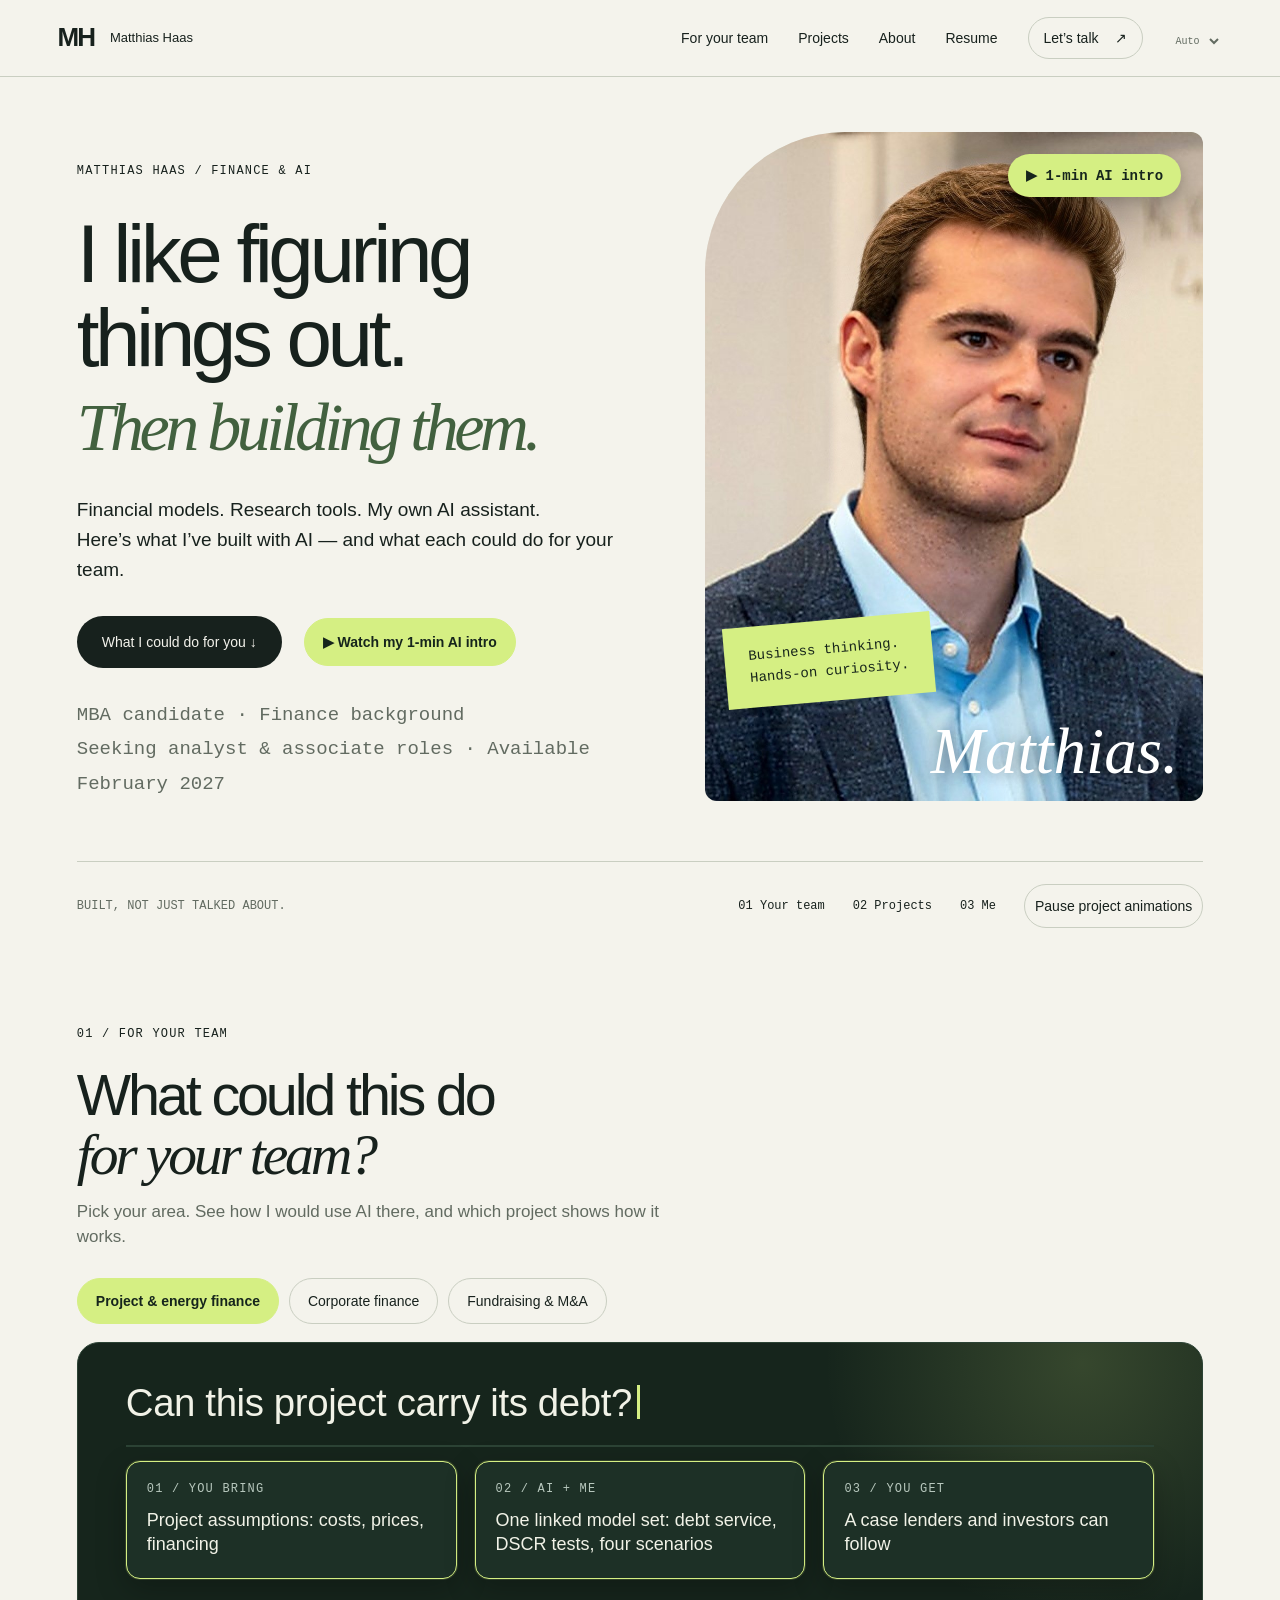
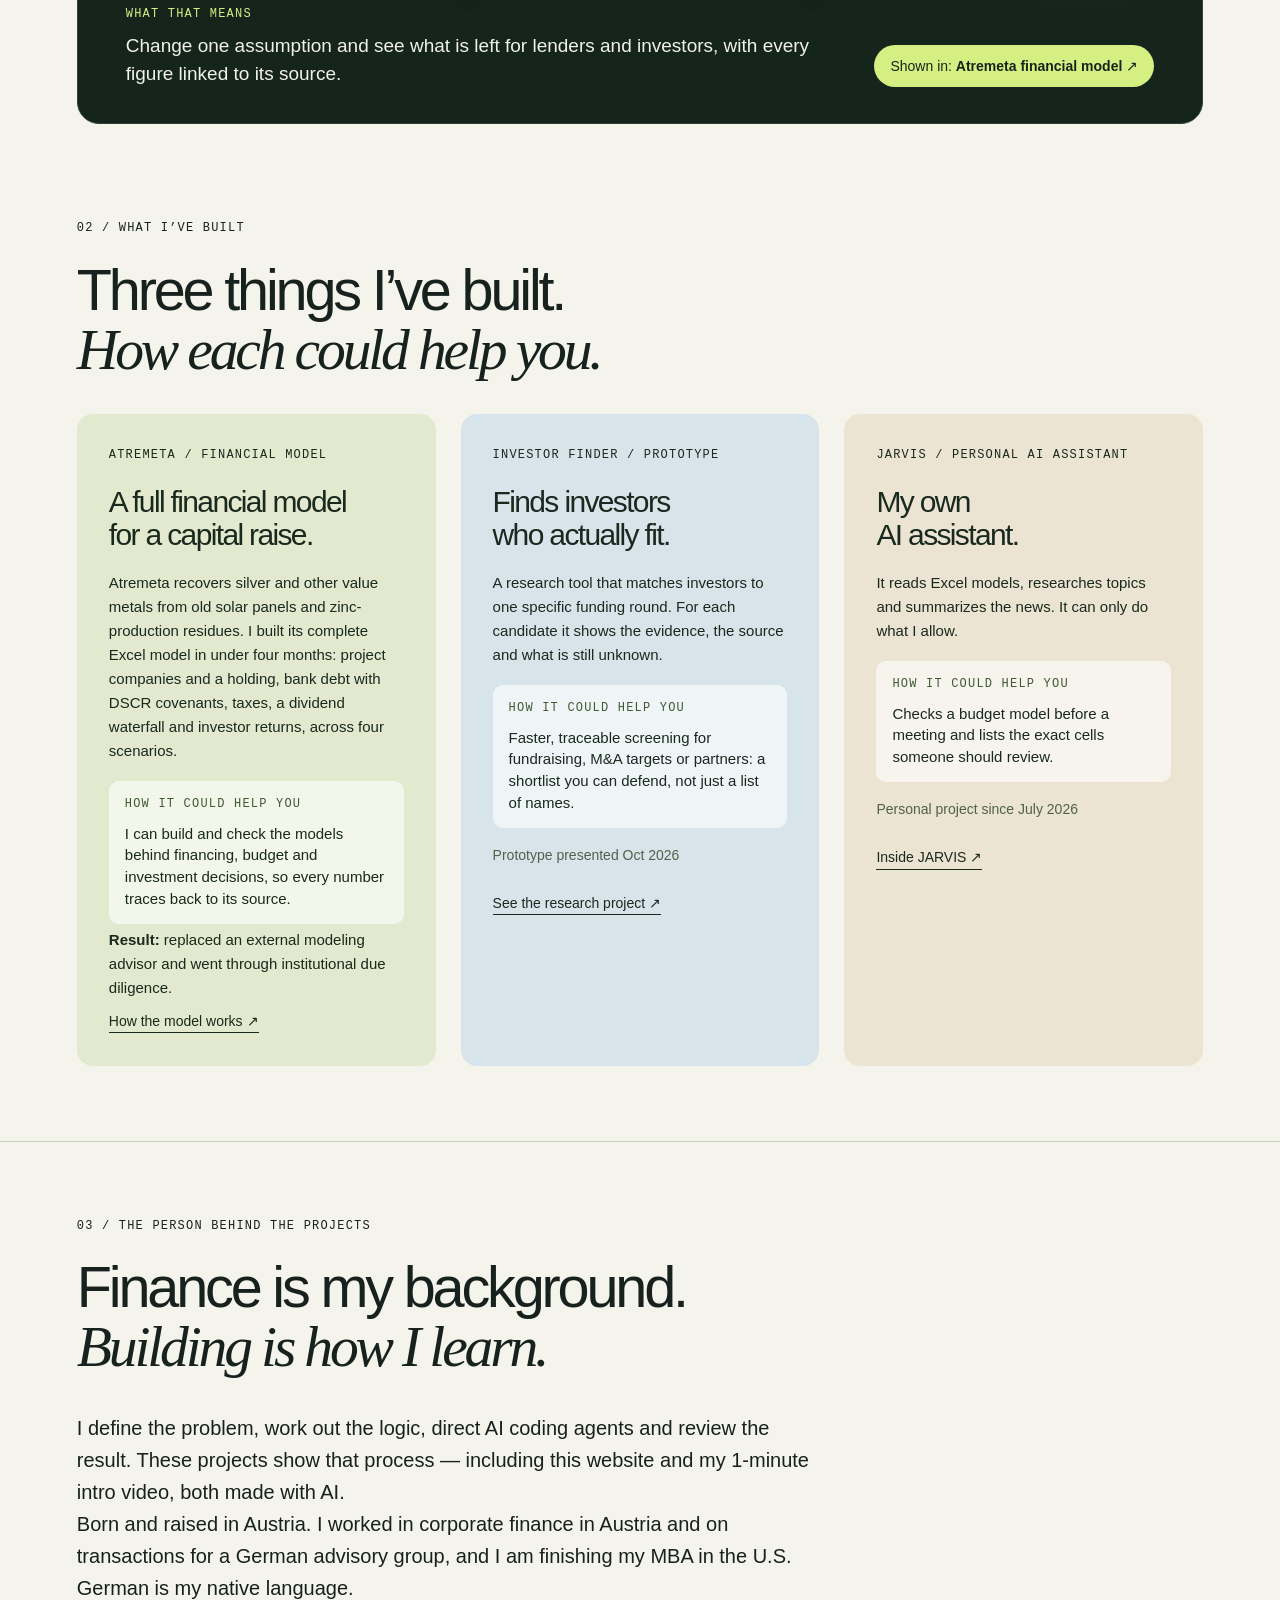
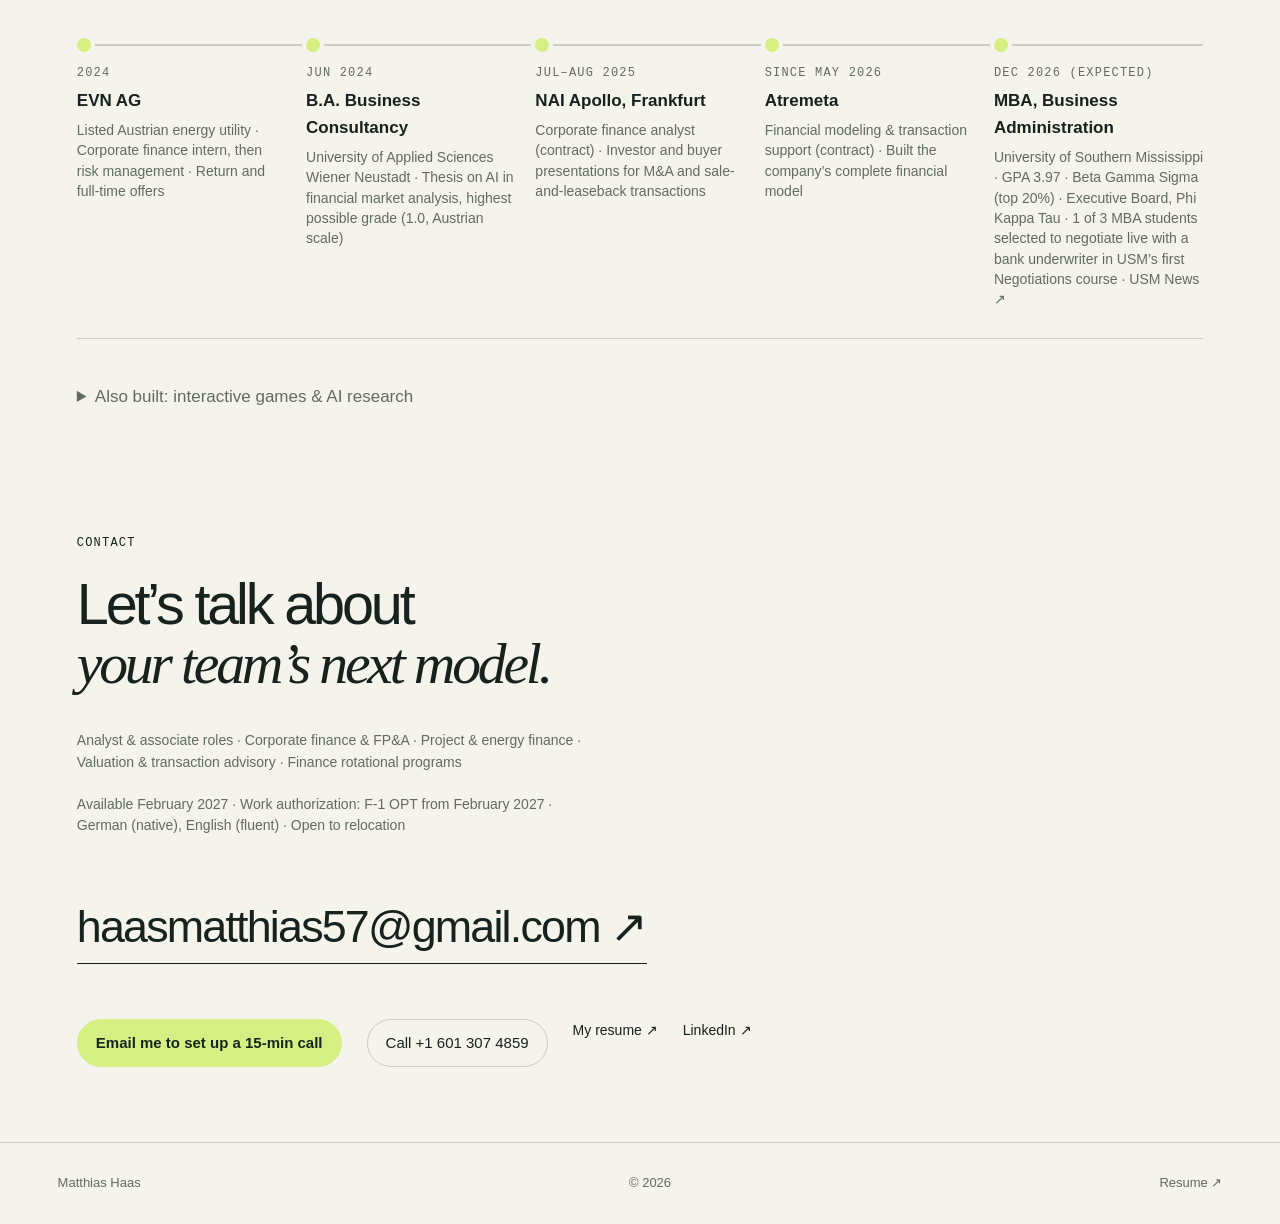
<file: index.html>
<!doctype html><html lang="en"><head><meta charset="utf-8"><meta name="viewport" content="width=device-width,initial-scale=1"><meta name="description" content="MBA candidate in project &amp; energy finance. A financial model, an investor research tool and an AI assistant, and what each could do for your team."><title>Matthias Haas · Finance & AI portfolio</title><link rel="stylesheet" href="assets/editorial.css"><script src="assets/editorial.js" defer></script><link rel="stylesheet" href="assets/project-motion.css"><script src="assets/project-motion.js" defer></script><link rel="stylesheet" href="assets/ai-home.css"><script src="assets/ai-home.js" defer></script><link rel="canonical" href="https://haasmatthias.github.io/"><meta property="og:type" content="website"><meta property="og:site_name" content="Matthias Haas"><meta property="og:title" content="Matthias Haas · Finance &amp; AI portfolio"><meta property="og:description" content="MBA candidate in project &amp; energy finance. A financial model, an investor research tool and an AI assistant, and what each could do for your team."><meta property="og:url" content="https://haasmatthias.github.io/"><meta property="og:image" content="https://haasmatthias.github.io/assets/og-image.jpg"><meta property="og:image:width" content="1200"><meta property="og:image:height" content="630"><meta property="og:image:alt" content="Matthias Haas, finance and AI portfolio"><meta name="twitter:card" content="summary_large_image"><meta name="twitter:title" content="Matthias Haas · Finance &amp; AI portfolio"><meta name="twitter:description" content="MBA candidate in project &amp; energy finance. A financial model, an investor research tool and an AI assistant, and what each could do for your team."><meta name="twitter:image" content="https://haasmatthias.github.io/assets/og-image.jpg"><link rel="icon" href="assets/favicon.svg" type="image/svg+xml"><link rel="icon" href="assets/favicon-32.png" sizes="32x32" type="image/png"><link rel="apple-touch-icon" href="assets/apple-touch-icon.png"><meta name="theme-color" content="#14211b"></head><body class="ai-home"><a class="skip" href="#main">Skip to content</a><header class="mast"><a class="brand" href="index.html" aria-label="Matthias Haas home">MH<span>Matthias Haas</span></a><nav aria-label="Main navigation"><a href="#team">For your team</a><a href="#work">Projects</a><a href="#about">About</a><a href="resume.html">Resume</a><a class="nav-contact" href="#contact">Let’s talk <span>↗</span></a></nav><label class="theme-label"><span class="sr">Color theme</span><select aria-label="Color theme"><option value="system">Auto</option><option value="light">Light</option><option value="dark">Dark</option></select></label></header><main id="main"><section class="personal-hero"><div class="personal-copy"><p class="eyebrow">MATTHIAS HAAS / FINANCE &amp; AI</p><h1>I like figuring<br>things out.<br><em>Then building them.</em></h1><p>Financial models. Research tools. My own AI assistant.<br>Here’s what I’ve built with AI — and what each could do for your team.</p><div class="personal-actions"><a class="pill" href="#team">What I could do for you ↓</a><button class="intro-open" type="button">▶ Watch my 1-min AI intro</button></div><p class="personal-role">MBA candidate · Finance background<br>Seeking analyst &amp; associate roles · Available February 2027</p></div><div class="personal-photo"><img src="assets/matthias-haas.jpg" alt="Matthias Haas" width="640" height="640" fetchpriority="high"><span class="personal-sticker">Business thinking.<br>Hands-on curiosity.</span><span class="personal-signature">Matthias.</span><button class="intro-open intro-badge" type="button">▶ 1-min AI intro</button></div></section>
<dialog class="intro-dialog" aria-label="1-minute intro video"><video src="assets/matthias-haas-intro.mp4" poster="assets/matthias-haas-intro-poster.jpg" controls playsinline preload="none"></video><p>AI avatar of Matthias Haas, in his own voice · JARVIS voice: Microsoft neural text-to-speech · script and review by Matthias</p><button class="intro-close" type="button" aria-label="Close video">×</button></dialog>
<div class="compact-index"><span>BUILT, NOT JUST TALKED ABOUT.</span><a href="#team">01 Your team</a><a href="#work">02 Projects</a><a href="#about">03 Me</a><button class="motion-toggle" aria-pressed="true">Pause animations</button></div>
<section class="team-motion" id="team" aria-labelledby="team-title"><div class="compact-heading tm-head"><p class="eyebrow">01 / FOR YOUR TEAM</p><h2 id="team-title">What could this do<br><em>for your team?</em></h2><p class="tm-sub">Pick your area. See how I would use AI there, and which project shows how it works.</p></div><div class="tm-tabs" role="tablist" aria-label="Choose your area"><button role="tab" aria-selected="true" aria-controls="tm-panel" data-tm="0">Project &amp; energy finance</button><button role="tab" aria-selected="false" aria-controls="tm-panel" data-tm="1" tabindex="-1">Corporate finance</button><button role="tab" aria-selected="false" aria-controls="tm-panel" data-tm="2" tabindex="-1">Fundraising &amp; M&amp;A</button></div><div class="tm-stage" id="tm-panel" role="tabpanel"><p class="tm-ask"><span class="tm-asktext">Can this project carry its debt?</span><span class="tm-caret" aria-hidden="true"></span></p><div class="tm-flow"><div class="tm-line" aria-hidden="true"><i class="tm-dot"></i></div><div class="tm-step on"><small>01 / YOU BRING</small><strong>Project assumptions: costs, prices, financing</strong></div><div class="tm-step on"><small>02 / AI + ME</small><strong>One linked model set: debt service, DSCR tests, four scenarios</strong></div><div class="tm-step on"><small>03 / YOU GET</small><strong>A case lenders and investors can follow</strong></div></div><div class="tm-result on"><p class="eyebrow">WHAT THAT MEANS</p><p class="tm-out">Change one assumption and see what is left for lenders and investors, with every figure linked to its source.</p><a class="tm-proof" href="atremeta.html">Shown in: <b>Atremeta financial model</b> ↗</a></div><div class="tm-progress" aria-hidden="true"><i></i></div></div></section>
<section class="compact-work" id="work"><div class="compact-heading"><p class="eyebrow">02 / WHAT I’VE BUILT</p><h2>Three things I’ve built.<br><em>How each could help you.</em></h2></div><div class="compact-projects"><article class="compact-card"><p class="eyebrow">ATREMETA / FINANCIAL MODEL</p><h3>A full financial model<br>for a capital raise.</h3><p>Atremeta recovers silver and other value metals from old solar panels and zinc-production residues. I built its complete Excel model in under four months: project companies and a holding, bank debt with DSCR covenants, taxes, a dividend waterfall and investor returns, across four scenarios.</p><div class="card-help"><p class="eyebrow">HOW IT COULD HELP YOU</p><p>I can build and check the models behind financing, budget and investment decisions, so every number traces back to its source.</p></div><p><strong>Result:</strong> replaced an external modeling advisor and went through institutional due diligence.</p><a href="atremeta.html">How the model works ↗</a></article><article class="compact-card research-card"><p class="eyebrow">INVESTOR FINDER / PROTOTYPE</p><h3>Finds investors<br>who actually fit.</h3><p>A research tool that matches investors to one specific funding round. For each candidate it shows the evidence, the source and what is still unknown.</p><div class="card-help"><p class="eyebrow">HOW IT COULD HELP YOU</p><p>Faster, traceable screening for fundraising, M&amp;A targets or partners: a shortlist you can defend, not just a list of names.</p></div><small>Prototype presented Oct 2026</small><a href="investor-screening.html">See the research project ↗</a></article><article class="compact-card jarvis-card"><p class="eyebrow">JARVIS / PERSONAL AI ASSISTANT</p><h3>My own<br>AI assistant.</h3><p>It reads Excel models, researches topics and summarizes the news. It can only do what I allow.</p><div class="card-help"><p class="eyebrow">HOW IT COULD HELP YOU</p><p>Checks a budget model before a meeting and lists the exact cells someone should review.</p></div><small>Personal project since July 2026</small><a href="jarvis.html">Inside JARVIS ↗</a></article></div></section>
<section class="compact-about" id="about"><p class="eyebrow">03 / THE PERSON BEHIND THE PROJECTS</p><h2>Finance is my background.<br><em>Building is how I learn.</em></h2><p>I define the problem, work out the logic, direct AI coding agents and review the result. These projects show that process — including this website and my 1-minute intro video, both made with AI.</p><p>Born and raised in Austria. I worked in corporate finance in Austria and on transactions for a German advisory group, and I am finishing my MBA in the U.S. German is my native language.</p><ol class="timeline" aria-label="Career so far"><li><span>2024</span><strong>EVN AG</strong><small>Listed Austrian energy utility · Corporate finance intern, then risk management · Return and full-time offers</small></li><li><span>Jun 2024</span><strong>B.A. Business Consultancy</strong><small>University of Applied Sciences Wiener Neustadt · Thesis on AI in financial market analysis, highest possible grade (1.0, Austrian scale)</small></li><li><span>Jul–Aug 2025</span><strong>NAI Apollo, Frankfurt</strong><small>Corporate finance analyst (contract) · Investor and buyer presentations for M&amp;A and sale-and-leaseback transactions</small></li><li><span>Since May 2026</span><strong>Atremeta</strong><small>Financial modeling &amp; transaction support (contract) · Built the company’s complete financial model</small></li><li><span>Dec 2026 (expected)</span><strong>MBA, Business Administration</strong><small>University of Southern Mississippi · GPA 3.97 · Beta Gamma Sigma (top 20%) · Executive Board, Phi Kappa Tau · 1 of 3 MBA students selected to negotiate live with a bank underwriter in USM’s first Negotiations course · <a href="https://www.usm.edu/news/2026/releases/mba-students-negotiation-intersession-course.php" target="_blank" rel="noopener">USM News ↗</a></small></li></ol><details><summary>Also built: interactive games &amp; AI research</summary><p>COUNTEROFFER explores negotiation; COMPOUND explores long-term investing. My bachelor thesis investigated AI algorithms in financial market analysis, with a practical dividend model.</p></details></section>
<section class="compact-contact" id="contact"><p class="eyebrow">CONTACT</p><h2>Let’s talk about<br><em>your team’s next model.</em></h2><p>Analyst &amp; associate roles · Corporate finance &amp; FP&amp;A · Project &amp; energy finance · Valuation &amp; transaction advisory · Finance rotational programs</p><p class="contact-facts">Available February 2027 · Work authorization: F-1 OPT from February 2027 · German (native), English (fluent) · Open to relocation</p><a class="email-link" href="mailto:haasmatthias57@gmail.com">haasmatthias57@gmail.com ↗</a><div class="contact-links"><a class="call-link" href="mailto:haasmatthias57@gmail.com?subject=15-minute%20call">Email me to set up a 15-min call</a><a class="phone-link" href="tel:+16013074859">Call +1 601 307 4859</a><a href="resume.html">My resume ↗</a><a href="https://www.linkedin.com/in/matthias-haas-43503b2ba/" target="_blank" rel="noopener">LinkedIn ↗</a></div></section></main><footer><a href="index.html">Matthias Haas</a><p>© 2026</p><a href="resume.html">Resume ↗</a></footer></body></html>
</file>
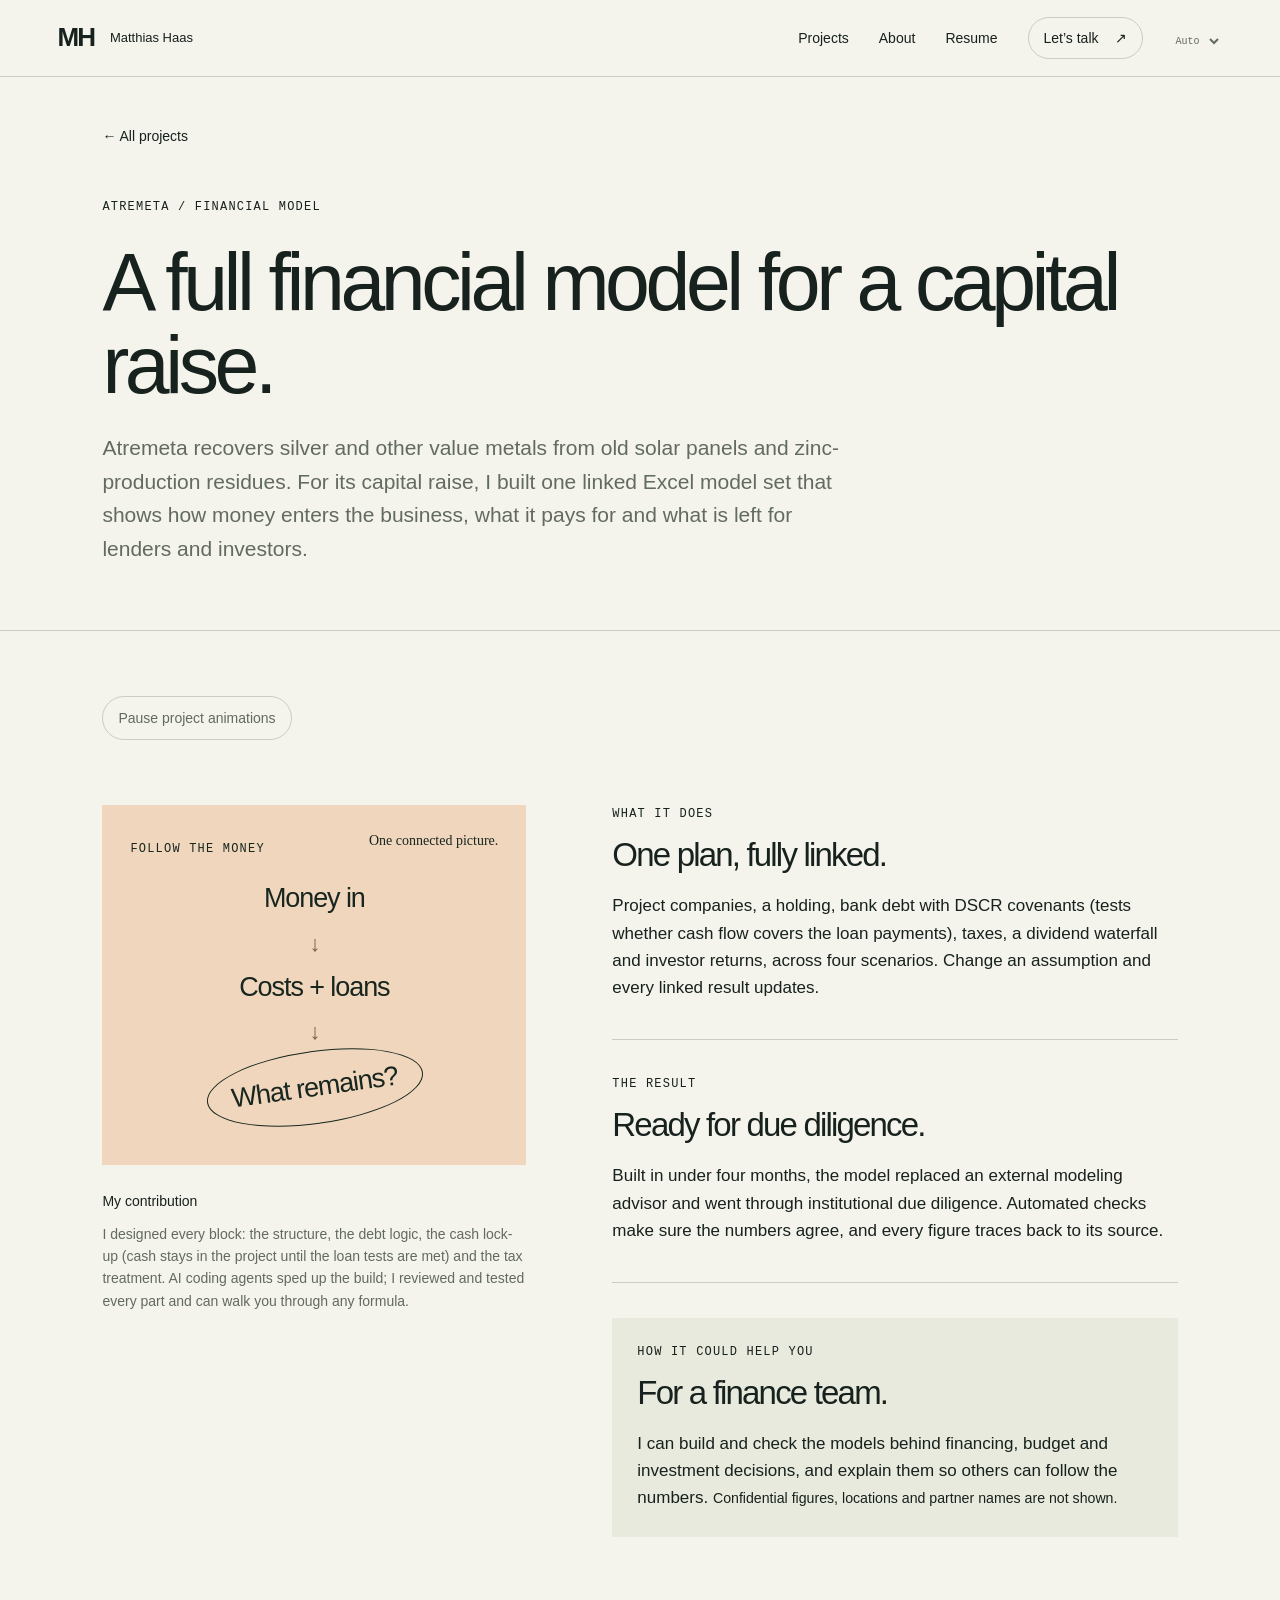
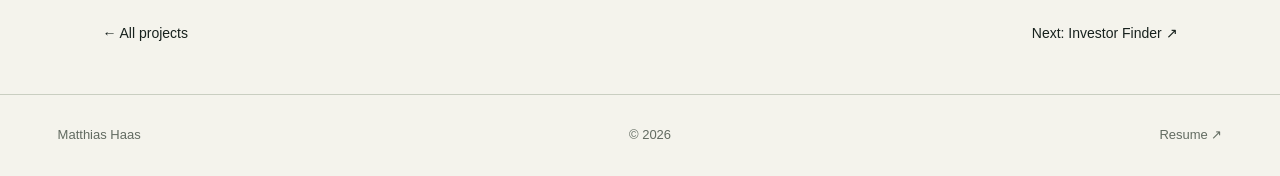
<file: atremeta.html>
<!doctype html><html lang="en"><head><meta charset="utf-8"><meta name="viewport" content="width=device-width,initial-scale=1"><meta name="description" content="Matthias Haas — financial models, thoughtful AI tools, and clear explanations of the work behind them."><title>Atremeta · Matthias Haas</title><link rel="stylesheet" href="assets/editorial.css"><script src="assets/editorial.js" defer></script><link rel="stylesheet" href="assets/project-motion.css"><script src="assets/project-motion.js" defer></script><link rel="canonical" href="https://haasmatthias.github.io/atremeta.html"><meta property="og:type" content="website"><meta property="og:site_name" content="Matthias Haas"><meta property="og:title" content="A full financial model for a capital raise · Matthias Haas"><meta property="og:description" content="One linked Excel model set: project companies, a holding, bank debt with DSCR covenants, taxes, a dividend waterfall and investor returns."><meta property="og:url" content="https://haasmatthias.github.io/atremeta.html"><meta property="og:image" content="https://haasmatthias.github.io/assets/og-image.jpg"><meta property="og:image:width" content="1200"><meta property="og:image:height" content="630"><meta property="og:image:alt" content="Matthias Haas, finance and AI portfolio"><meta name="twitter:card" content="summary_large_image"><meta name="twitter:title" content="A full financial model for a capital raise · Matthias Haas"><meta name="twitter:description" content="One linked Excel model set: project companies, a holding, bank debt with DSCR covenants, taxes, a dividend waterfall and investor returns."><meta name="twitter:image" content="https://haasmatthias.github.io/assets/og-image.jpg"><link rel="icon" href="assets/favicon.svg" type="image/svg+xml"><link rel="icon" href="assets/favicon-32.png" sizes="32x32" type="image/png"><link rel="apple-touch-icon" href="assets/apple-touch-icon.png"><meta name="theme-color" content="#14211b"></head><body><a class="skip" href="#main">Skip to content</a><header class="mast"><a class="brand" href="index.html" aria-label="Matthias Haas home">MH<span>Matthias Haas</span></a><nav aria-label="Main navigation"><a href="index.html#work">Projects</a><a href="index.html#about">About</a><a href="resume.html">Resume</a><a class="nav-contact" href="index.html#contact">Let’s talk <span>↗</span></a></nav><label class="theme-label"><span class="sr">Color theme</span><select aria-label="Color theme"><option value="system">Auto</option><option value="light">Light</option><option value="dark">Dark</option></select></label></header><main id="main"><section class="case-top peach"><a class="back" href="index.html#work">← All projects</a><p class="eyebrow">ATREMETA / FINANCIAL MODEL</p><h1>A full financial model for a capital raise.</h1><p class="case-intro">Atremeta recovers silver and other value metals from old solar panels and zinc-production residues. For its capital raise, I built one linked Excel model set that shows how money enters the business, what it pays for and what is left for lenders and investors.</p></section><div class="case-story"><button class="motion-toggle" aria-pressed="true" style="grid-column:1/-1">Pause project animations</button><aside><div class="visual model" aria-hidden="true"><span class="visual-label">FOLLOW THE MONEY</span><div class="money-flow"><span>Money in</span><b>↓</b><span>Costs + loans</span><b>↓</b><span class="outlined">What remains?</span></div><span class="visual-note">One connected picture.</span></div><p class="role"><strong>My contribution</strong>I designed every block: the structure, the debt logic, the cash lock-up (cash stays in the project until the loan tests are met) and the tax treatment. AI coding agents sped up the build; I reviewed and tested every part and can walk you through any formula.</p></aside><div class="story-text"><section><p class="eyebrow">WHAT IT DOES</p><h2>One plan, fully linked.</h2><p>Project companies, a holding, bank debt with DSCR covenants (tests whether cash flow covers the loan payments), taxes, a dividend waterfall and investor returns, across four scenarios. Change an assumption and every linked result updates.</p></section><section><p class="eyebrow">THE RESULT</p><h2>Ready for due diligence.</h2><p>Built in under four months, the model replaced an external modeling advisor and went through institutional due diligence. Automated checks make sure the numbers agree, and every figure traces back to its source.</p></section><section class="result"><p class="eyebrow">HOW IT COULD HELP YOU</p><h2>For a finance team.</h2><p>I can build and check the models behind financing, budget and investment decisions, and explain them so others can follow the numbers. <small>Confidential figures, locations and partner names are not shown.</small></p></section></div></div><nav class="next-project" aria-label="Project navigation"><a href="index.html#work">← All projects</a><a href="investor-screening.html">Next: Investor Finder ↗</a></nav></main><footer><a href="index.html">Matthias Haas</a><p>© 2026</p><a href="resume.html">Resume ↗</a></footer></body></html>
</file>
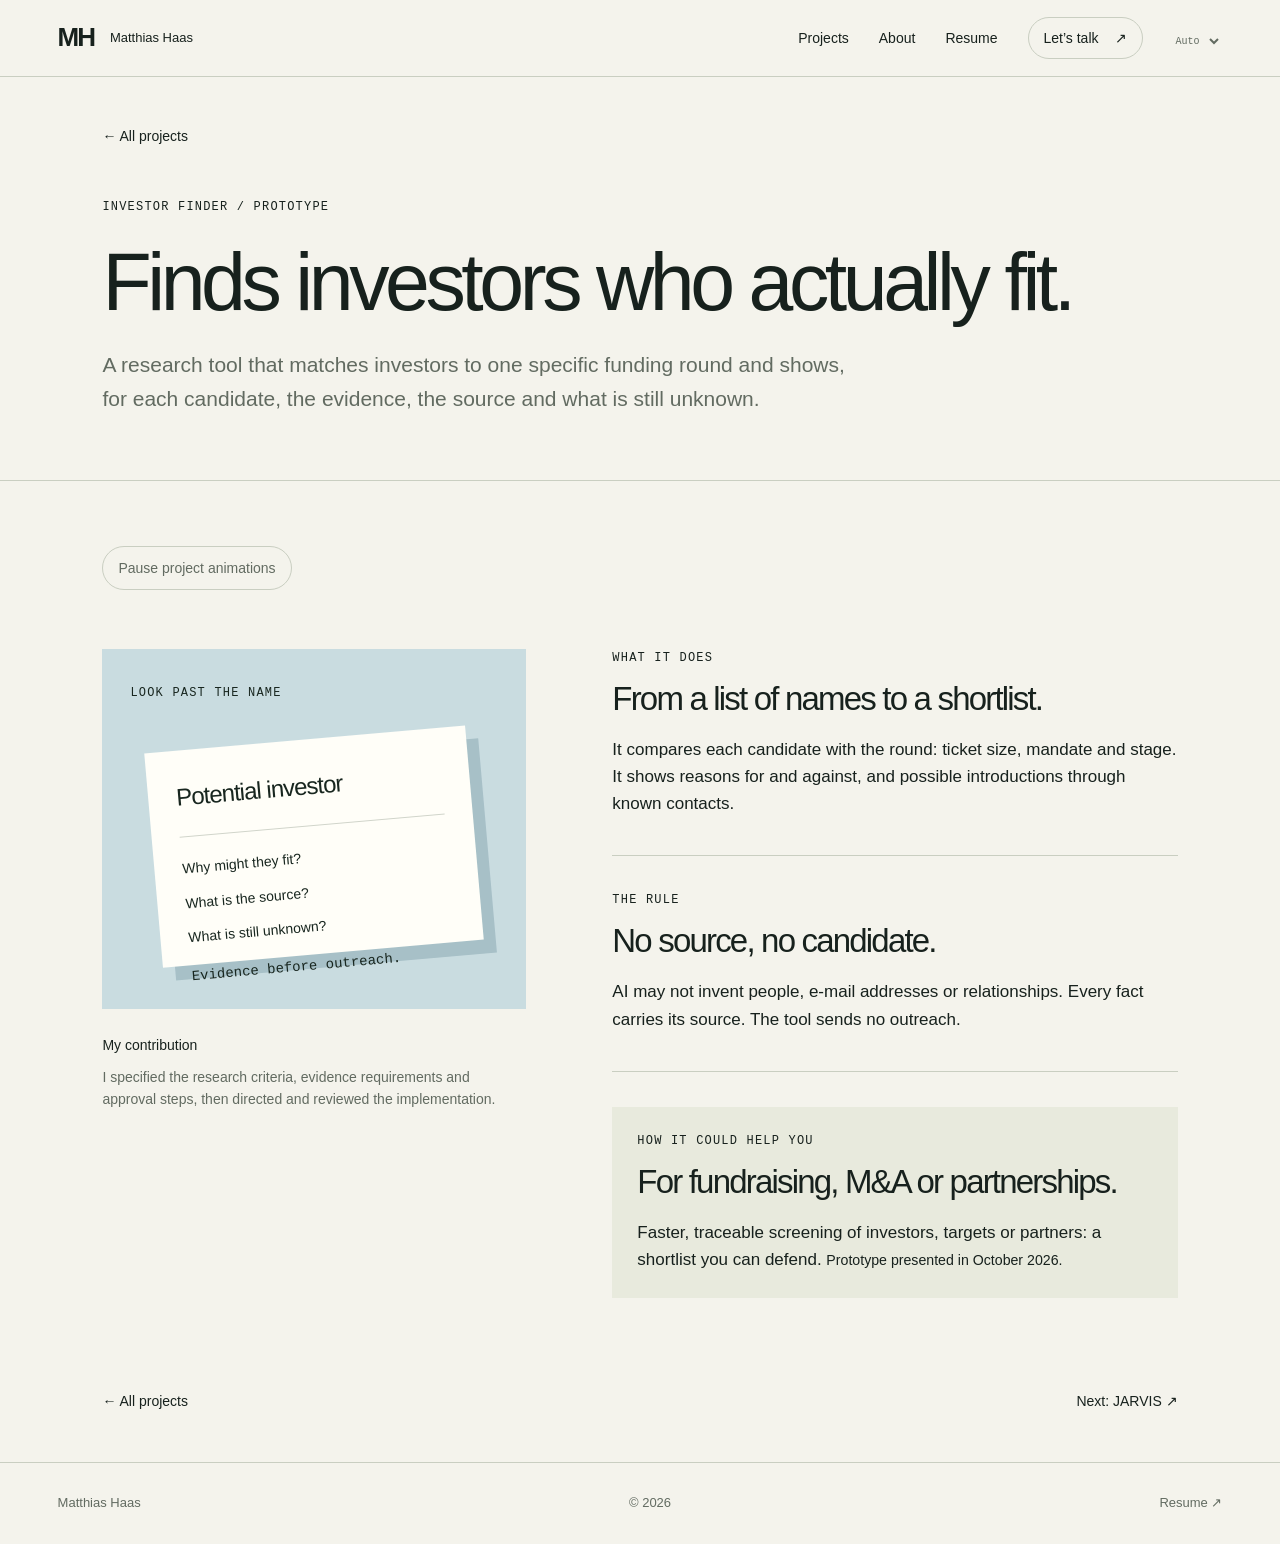
<file: investor-screening.html>
<!doctype html><html lang="en"><head><meta charset="utf-8"><meta name="viewport" content="width=device-width,initial-scale=1"><meta name="description" content="Matthias Haas — financial models, thoughtful AI tools, and clear explanations of the work behind them."><title>Investor Finder · Matthias Haas</title><link rel="stylesheet" href="assets/editorial.css"><script src="assets/editorial.js" defer></script><link rel="stylesheet" href="assets/project-motion.css"><script src="assets/project-motion.js" defer></script><link rel="canonical" href="https://haasmatthias.github.io/investor-screening.html"><meta property="og:type" content="website"><meta property="og:site_name" content="Matthias Haas"><meta property="og:title" content="Investor Finder · Matthias Haas"><meta property="og:description" content="A research tool that matches investors to one funding round and shows the evidence, the source and what is still unknown."><meta property="og:url" content="https://haasmatthias.github.io/investor-screening.html"><meta property="og:image" content="https://haasmatthias.github.io/assets/og-image.jpg"><meta property="og:image:width" content="1200"><meta property="og:image:height" content="630"><meta property="og:image:alt" content="Matthias Haas, finance and AI portfolio"><meta name="twitter:card" content="summary_large_image"><meta name="twitter:title" content="Investor Finder · Matthias Haas"><meta name="twitter:description" content="A research tool that matches investors to one funding round and shows the evidence, the source and what is still unknown."><meta name="twitter:image" content="https://haasmatthias.github.io/assets/og-image.jpg"><link rel="icon" href="assets/favicon.svg" type="image/svg+xml"><link rel="icon" href="assets/favicon-32.png" sizes="32x32" type="image/png"><link rel="apple-touch-icon" href="assets/apple-touch-icon.png"><meta name="theme-color" content="#14211b"></head><body><a class="skip" href="#main">Skip to content</a><header class="mast"><a class="brand" href="index.html" aria-label="Matthias Haas home">MH<span>Matthias Haas</span></a><nav aria-label="Main navigation"><a href="index.html#work">Projects</a><a href="index.html#about">About</a><a href="resume.html">Resume</a><a class="nav-contact" href="index.html#contact">Let’s talk <span>↗</span></a></nav><label class="theme-label"><span class="sr">Color theme</span><select aria-label="Color theme"><option value="system">Auto</option><option value="light">Light</option><option value="dark">Dark</option></select></label></header><main id="main"><section class="case-top blue"><a class="back" href="index.html#work">← All projects</a><p class="eyebrow">INVESTOR FINDER / PROTOTYPE</p><h1>Finds investors who actually fit.</h1><p class="case-intro">A research tool that matches investors to one specific funding round and shows, for each candidate, the evidence, the source and what is still unknown.</p></section><div class="case-story"><button class="motion-toggle" aria-pressed="true" style="grid-column:1/-1">Pause project animations</button><aside><div class="visual evidence" aria-hidden="true"><span class="visual-label">LOOK PAST THE NAME</span><div class="evidence-paper"><span>Potential investor</span><hr><p>Why might they fit?</p><p>What is the source?</p><p>What is still unknown?</p><b>Evidence before outreach.</b></div></div><p class="role"><strong>My contribution</strong>I specified the research criteria, evidence requirements and approval steps, then directed and reviewed the implementation.</p></aside><div class="story-text"><section><p class="eyebrow">WHAT IT DOES</p><h2>From a list of names to a shortlist.</h2><p>It compares each candidate with the round: ticket size, mandate and stage. It shows reasons for and against, and possible introductions through known contacts.</p></section><section><p class="eyebrow">THE RULE</p><h2>No source, no candidate.</h2><p>AI may not invent people, e-mail addresses or relationships. Every fact carries its source. The tool sends no outreach.</p></section><section class="result"><p class="eyebrow">HOW IT COULD HELP YOU</p><h2>For fundraising, M&amp;A or partnerships.</h2><p>Faster, traceable screening of investors, targets or partners: a shortlist you can defend. <small>Prototype presented in October 2026.</small></p></section></div></div><nav class="next-project" aria-label="Project navigation"><a href="index.html#work">← All projects</a><a href="jarvis.html">Next: JARVIS ↗</a></nav></main><footer><a href="index.html">Matthias Haas</a><p>© 2026</p><a href="resume.html">Resume ↗</a></footer></body></html>
</file>
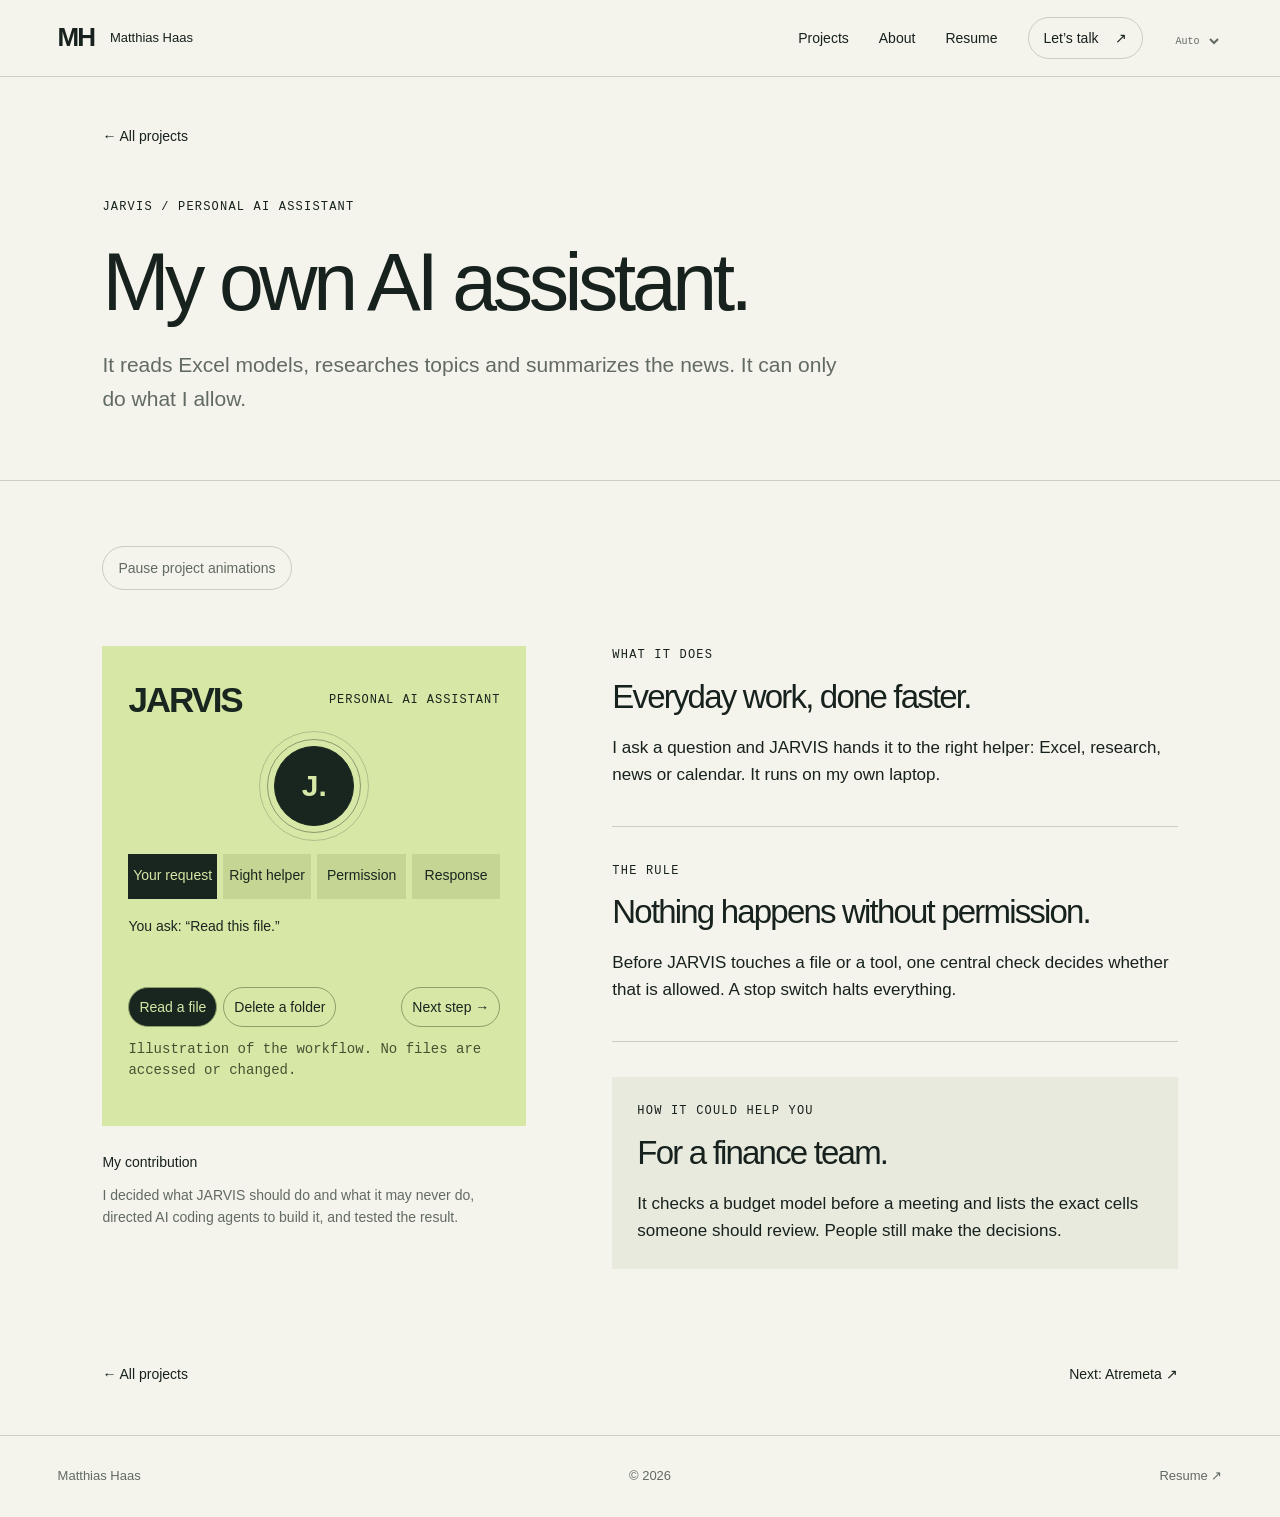
<file: jarvis.html>
<!doctype html><html lang="en"><head><meta charset="utf-8"><meta name="viewport" content="width=device-width,initial-scale=1"><meta name="description" content="Matthias Haas — financial models, thoughtful AI tools, and clear explanations of the work behind them."><title>JARVIS · Matthias Haas</title><link rel="stylesheet" href="assets/editorial.css"><script src="assets/editorial.js" defer></script><link rel="stylesheet" href="assets/project-motion.css"><script src="assets/project-motion.js" defer></script><link rel="canonical" href="https://haasmatthias.github.io/jarvis.html"><meta property="og:type" content="website"><meta property="og:site_name" content="Matthias Haas"><meta property="og:title" content="JARVIS, my own AI assistant · Matthias Haas"><meta property="og:description" content="It reads Excel models, researches topics and summarizes the news. It can only do what I allow."><meta property="og:url" content="https://haasmatthias.github.io/jarvis.html"><meta property="og:image" content="https://haasmatthias.github.io/assets/og-image.jpg"><meta property="og:image:width" content="1200"><meta property="og:image:height" content="630"><meta property="og:image:alt" content="Matthias Haas, finance and AI portfolio"><meta name="twitter:card" content="summary_large_image"><meta name="twitter:title" content="JARVIS, my own AI assistant · Matthias Haas"><meta name="twitter:description" content="It reads Excel models, researches topics and summarizes the news. It can only do what I allow."><meta name="twitter:image" content="https://haasmatthias.github.io/assets/og-image.jpg"><link rel="icon" href="assets/favicon.svg" type="image/svg+xml"><link rel="icon" href="assets/favicon-32.png" sizes="32x32" type="image/png"><link rel="apple-touch-icon" href="assets/apple-touch-icon.png"><meta name="theme-color" content="#14211b"></head><body><a class="skip" href="#main">Skip to content</a><header class="mast"><a class="brand" href="index.html" aria-label="Matthias Haas home">MH<span>Matthias Haas</span></a><nav aria-label="Main navigation"><a href="index.html#work">Projects</a><a href="index.html#about">About</a><a href="resume.html">Resume</a><a class="nav-contact" href="index.html#contact">Let’s talk <span>↗</span></a></nav><label class="theme-label"><span class="sr">Color theme</span><select aria-label="Color theme"><option value="system">Auto</option><option value="light">Light</option><option value="dark">Dark</option></select></label></header><main id="main"><section class="case-top lime"><a class="back" href="index.html#work">← All projects</a><p class="eyebrow">JARVIS / PERSONAL AI ASSISTANT</p><h1>My own AI assistant.</h1><p class="case-intro">It reads Excel models, researches topics and summarizes the news. It can only do what I allow.</p></section><div class="case-story"><button class="motion-toggle" aria-pressed="true" style="grid-column:1/-1">Pause project animations</button><aside><div class="jarvis-demo"><div class="j-title"><strong>JARVIS</strong><span>Personal AI assistant</span></div><div class="j-core" aria-hidden="true">J.</div><div class="j-route" aria-hidden="true"><span class="j-step">Your request</span><span class="j-step">Right helper</span><span class="j-step">Permission</span><span class="j-step">Response</span></div><p class="j-status">You ask: “Read this file.”</p><div class="j-controls" role="group" aria-label="JARVIS illustration"><button data-demo="read" aria-pressed="true">Read a file</button><button data-demo="delete" aria-pressed="false">Delete a folder</button><button class="j-next">Next step →</button></div><p class="j-note">Illustration of the workflow. No files are accessed or changed.</p></div><p class="role"><strong>My contribution</strong>I decided what JARVIS should do and what it may never do, directed AI coding agents to build it, and tested the result.</p></aside><div class="story-text"><section><p class="eyebrow">WHAT IT DOES</p><h2>Everyday work, done faster.</h2><p>I ask a question and JARVIS hands it to the right helper: Excel, research, news or calendar. It runs on my own laptop.</p></section><section><p class="eyebrow">THE RULE</p><h2>Nothing happens without permission.</h2><p>Before JARVIS touches a file or a tool, one central check decides whether that is allowed. A stop switch halts everything.</p></section><section class="result"><p class="eyebrow">HOW IT COULD HELP YOU</p><h2>For a finance team.</h2><p>It checks a budget model before a meeting and lists the exact cells someone should review. People still make the decisions.</p></section></div></div><nav class="next-project" aria-label="Project navigation"><a href="index.html#work">← All projects</a><a href="atremeta.html">Next: Atremeta ↗</a></nav></main><footer><a href="index.html">Matthias Haas</a><p>© 2026</p><a href="resume.html">Resume ↗</a></footer></body></html>
</file>
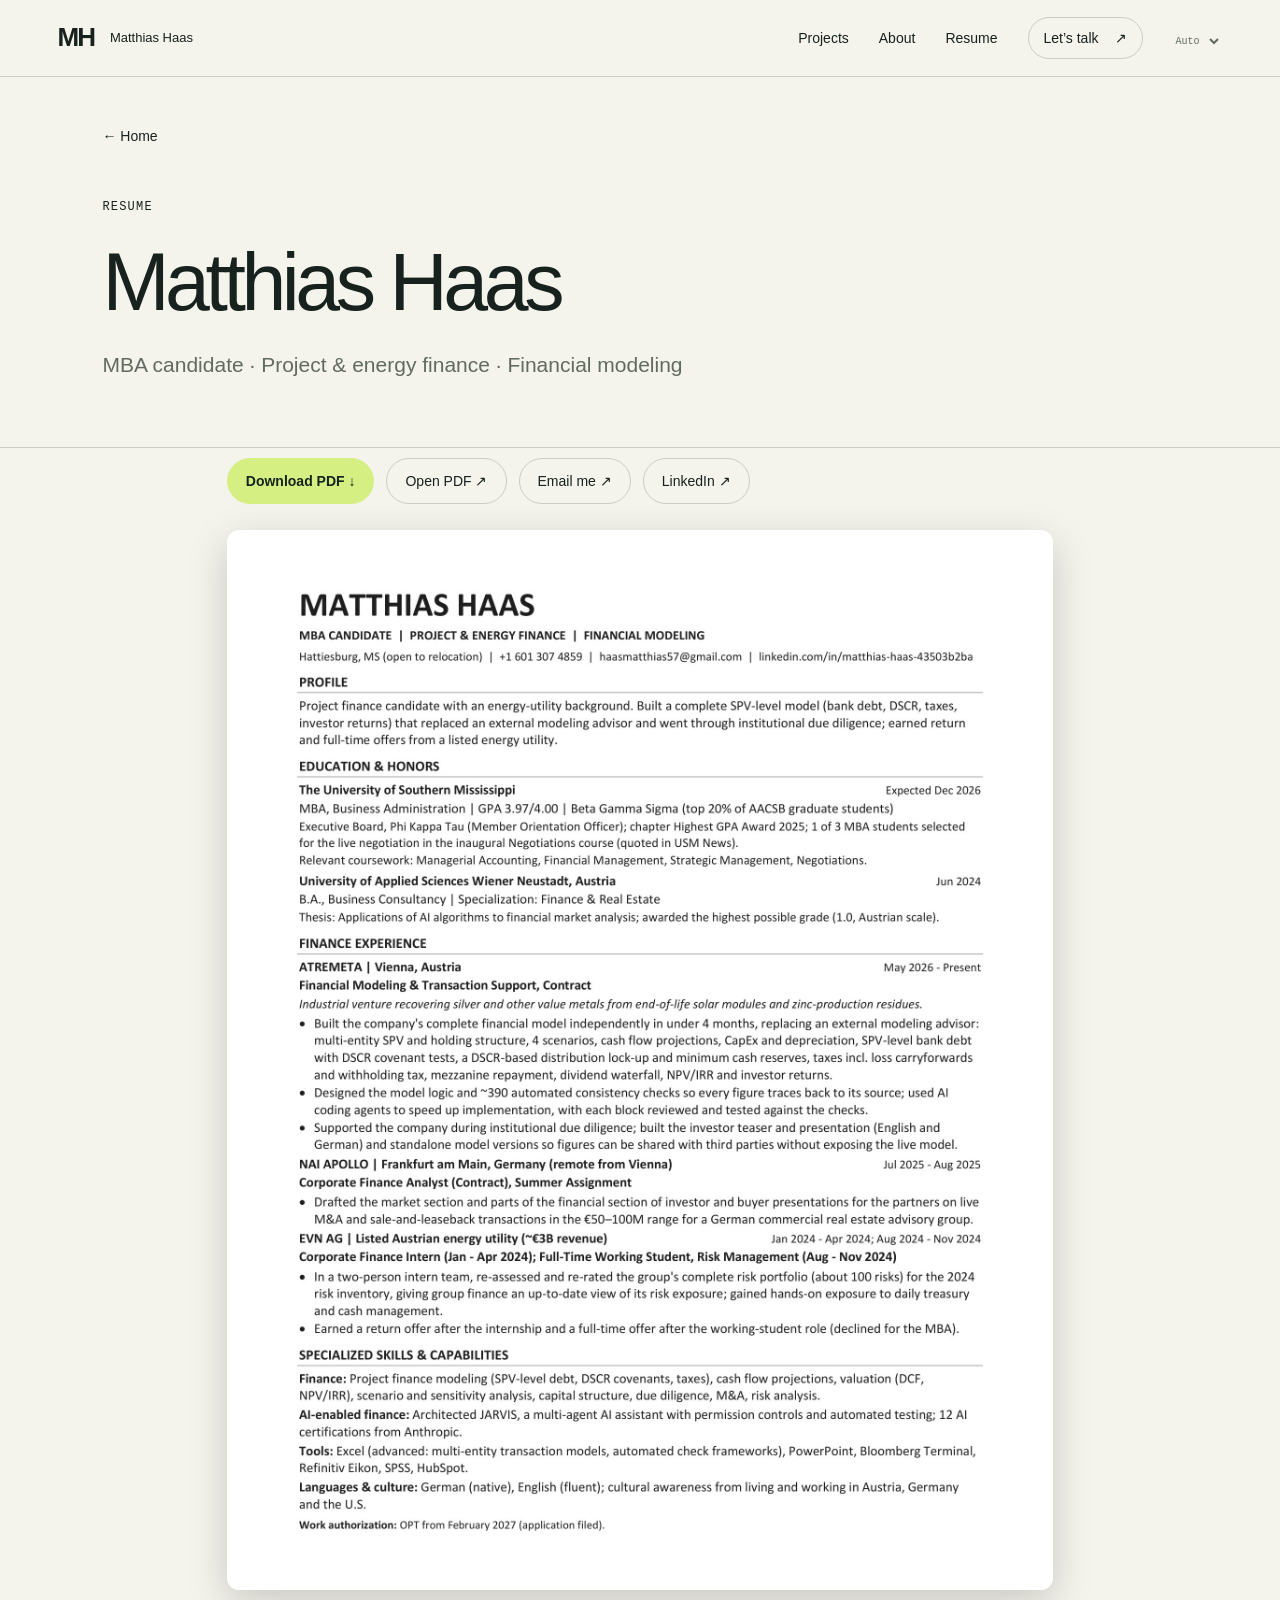
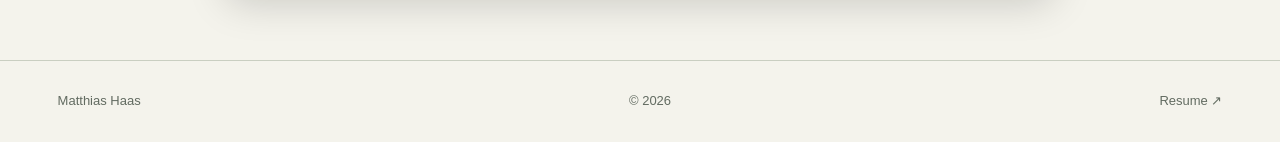
<file: resume.html>
<!doctype html><html lang="en"><head><meta charset="utf-8"><meta name="viewport" content="width=device-width,initial-scale=1"><meta name="description" content="Matthias Haas — financial models, thoughtful AI tools, and clear explanations of the work behind them."><title>Resume · Matthias Haas</title><link rel="stylesheet" href="assets/editorial.css"><script src="assets/editorial.js" defer></script><link rel="stylesheet" href="assets/project-motion.css"><script src="assets/project-motion.js" defer></script><style>.resume-hint{display:none;margin:0 0 18px;font-size:15px}.resume-hint a{text-decoration:underline}@media(max-width:760px){.resume-hint{display:block}}.resume-page{max-width:980px;margin:0 auto;padding:10px 6vw 70px}.resume-actions{display:flex;flex-wrap:wrap;gap:12px;margin:0 0 26px}.resume-actions a{display:inline-block;padding:11px 18px;border-radius:999px;border:1px solid var(--line);font-size:14px;text-decoration:none;color:var(--fg)}.resume-actions a.primary{background:var(--accent);border-color:var(--accent);color:#16251c;font-weight:600}.resume-sheet{margin:0;background:#fff;border-radius:12px;padding:clamp(6px,1.5vw,16px);box-shadow:0 12px 40px rgba(0,0,0,.18)}.resume-sheet img{display:block;width:100%;height:auto}</style><link rel="canonical" href="https://haasmatthias.github.io/resume.html"><meta property="og:type" content="website"><meta property="og:site_name" content="Matthias Haas"><meta property="og:title" content="Resume · Matthias Haas"><meta property="og:description" content="MBA candidate · Project &amp; energy finance · Financial modeling. Analyst &amp; associate roles from early 2027."><meta property="og:url" content="https://haasmatthias.github.io/resume.html"><meta property="og:image" content="https://haasmatthias.github.io/assets/og-image.jpg"><meta property="og:image:width" content="1200"><meta property="og:image:height" content="630"><meta property="og:image:alt" content="Matthias Haas, finance and AI portfolio"><meta name="twitter:card" content="summary_large_image"><meta name="twitter:title" content="Resume · Matthias Haas"><meta name="twitter:description" content="MBA candidate · Project &amp; energy finance · Financial modeling. Analyst &amp; associate roles from early 2027."><meta name="twitter:image" content="https://haasmatthias.github.io/assets/og-image.jpg"><link rel="icon" href="assets/favicon.svg" type="image/svg+xml"><link rel="icon" href="assets/favicon-32.png" sizes="32x32" type="image/png"><link rel="apple-touch-icon" href="assets/apple-touch-icon.png"><meta name="theme-color" content="#14211b"></head><body><a class="skip" href="#main">Skip to content</a><header class="mast"><a class="brand" href="index.html" aria-label="Matthias Haas home">MH<span>Matthias Haas</span></a><nav aria-label="Main navigation"><a href="index.html#work">Projects</a><a href="index.html#about">About</a><a href="resume.html">Resume</a><a class="nav-contact" href="index.html#contact">Let’s talk <span>↗</span></a></nav><label class="theme-label"><span class="sr">Color theme</span><select aria-label="Color theme"><option value="system">Auto</option><option value="light">Light</option><option value="dark">Dark</option></select></label></header><main id="main"><section class="case-top lime"><a class="back" href="index.html">← Home</a><p class="eyebrow">RESUME</p><h1>Matthias Haas</h1><p class="case-intro">MBA candidate · Project &amp; energy finance · Financial modeling</p></section><div class="resume-page"><div class="resume-actions"><a class="primary" href="assets/matthias-haas-resume.pdf" download="Matthias Haas - Resume.pdf">Download PDF ↓</a><a href="assets/matthias-haas-resume.pdf" target="_blank" rel="noopener">Open PDF ↗</a><a href="mailto:haasmatthias57@gmail.com">Email me ↗</a><a href="https://www.linkedin.com/in/matthias-haas-43503b2ba/" target="_blank" rel="noopener">LinkedIn ↗</a></div><figure class="resume-sheet"><p class="resume-hint">On a phone? <a href="assets/matthias-haas-resume.pdf" target="_blank" rel="noopener">Open the PDF</a> to zoom in.</p><a class="resume-img-link" href="assets/matthias-haas-resume.pdf" target="_blank" rel="noopener" aria-label="Open resume PDF"><img src="assets/matthias-haas-resume.jpg" width="1700" height="2200" alt="Resume of Matthias Haas: MBA candidate in project and energy finance and financial modeling. Education at The University of Southern Mississippi and University of Applied Sciences Wiener Neustadt; experience at Atremeta, NAI Apollo and EVN AG."></a></figure></div></main><footer><a href="index.html">Matthias Haas</a><p>© 2026</p><a href="resume.html">Resume ↗</a></footer></body></html>
</file>
<file: assets/editorial.css>
:root{--bg:#f4f3ec;--paper:#fffef8;--fg:#17211d;--muted:#626b61;--line:#c9cec1;--soft:#e8eadd;--blue:#31564b;--green:#42613f;--motion-ease:cubic-bezier(.2,.7,.2,1);--sans:Arial,Helvetica,sans-serif;--mono:Consolas,monospace;--accent:#d5ef83;--peach:#efd6bc;--lime:#d7e7a6;--lavender:#dcd9ed;--sky:#c9dce0;--ink:#18261f;color-scheme:light}
:root[data-theme=dark]{--bg:#14211b;--paper:#1b2c23;--fg:#f1f2e7;--muted:#b8c4b5;--line:#3a5141;--soft:#223b2b;--blue:#d5ef83;--green:#d5ef83;color-scheme:dark}
@media(prefers-color-scheme:dark){:root:not([data-theme=light]){--bg:#14211b;--paper:#1b2c23;--fg:#f1f2e7;--muted:#b8c4b5;--line:#3a5141;--soft:#223b2b;--blue:#d5ef83;--green:#d5ef83;color-scheme:dark}}
*{box-sizing:border-box}html{scroll-behavior:smooth;scroll-padding-top:100px}body{margin:0;background:var(--bg);color:var(--fg);font:17px/1.6 var(--sans)}a{color:inherit;text-decoration:none}button,select{font:inherit}button{cursor:pointer}a:focus-visible,button:focus-visible,summary:focus-visible,select:focus-visible{outline:3px solid var(--blue);outline-offset:5px}h1,h2,h3,p{margin:0}h1,h2,h3{line-height:1.03;letter-spacing:-.055em;font-weight:500}em{font-family:Georgia,serif;font-weight:400}p{max-width:65ch}.eyebrow{font:11px/1.6 var(--mono);letter-spacing:.1em;text-transform:uppercase}.sr,.skip:not(:focus){position:absolute;width:1px;height:1px;overflow:hidden;clip-path:inset(50%)}.skip:focus{position:fixed;z-index:100;background:var(--paper);padding:16px}.mast{position:sticky;top:0;z-index:20;display:flex;align-items:center;gap:28px;padding:17px 4.5vw;background:var(--bg);border-bottom:1px solid var(--line)}.brand{font-size:26px;font-weight:800;letter-spacing:-.08em;display:flex;align-items:center;gap:16px}.brand span{font-size:12px;font-weight:500;letter-spacing:0}.mast nav{margin-left:auto;display:flex;align-items:center;gap:30px;font-size:13px}.mast nav>a{position:relative}.mast nav>a:after{content:'';height:1px;background:currentColor;position:absolute;bottom:-4px;left:0;right:0;transform:scaleX(0);transform-origin:left;transition:transform .3s}.mast nav>a:hover:after{transform:scaleX(1)}.nav-contact{border:1px solid var(--line);padding:9px 15px;border-radius:30px}.nav-contact span{margin-left:13px}.theme-label select{font:10px var(--mono);background:none;border:0;color:var(--muted);max-width:65px}.hero{padding:50px 4.5vw 0;display:grid;grid-template-columns:1.25fr 1fr;gap:35px;position:relative;max-width:1600px;margin:auto}.hero-copy{padding:25px 0 30px;z-index:1}.hero h1{font-size:clamp(58px,7.6vw,116px);margin:35px -90px 28px 0;line-height:.99;letter-spacing:-.065em}.hero-description{font-size:19px;max-width:440px;margin-bottom:28px}.pill{display:inline-flex;gap:35px;align-items:center;border-radius:40px;background:var(--fg);color:var(--bg);padding:15px 25px;font-size:14px}.pill span{transition:transform .3s}.pill:hover span{transform:translateY(5px)}.hero-note{font:10px/1.7 var(--mono);margin-top:32px;color:var(--muted);max-width:400px}.hero-image{position:relative;min-height:530px;align-self:stretch;overflow:hidden;background:var(--soft);border-radius:120px 0 0 0}.hero-image img{position:absolute;width:100%;height:100%;object-fit:cover;object-position:52% center;transition:transform 1.2s}.hero-image:hover img{transform:scale(1.035)}.portrait-caption{position:absolute;bottom:27px;left:26px;z-index:2;background:var(--accent);color:var(--ink);padding:12px 17px;font:11px/1.7 var(--mono);transform:rotate(-3deg)}.portrait-caption small{font:12px var(--sans)}.portrait-mark{position:absolute;right:10px;bottom:-35px;font-size:155px;letter-spacing:-.1em;color:var(--paper);opacity:.6;line-height:1.2}.hero-bottomline{grid-column:1/-1;border-bottom:1px solid var(--line);display:flex;justify-content:space-between;padding:20px 0 27px;font:10px var(--mono);color:var(--muted)}.work,.approach,.contact-section,.trailer-feature{max-width:1440px;margin:auto;padding:100px 4.5vw}.section-heading{display:grid;grid-template-columns:1fr 1fr;gap:22px 60px;margin-bottom:65px}.section-heading .eyebrow{grid-column:1/-1}.section-heading h2{font-size:clamp(38px,5vw,68px)}.section-heading>p:last-child{align-self:end;color:var(--muted);font-size:15px;margin-left:auto}.project-row{display:grid;grid-template-columns:1.1fr 1fr;gap:8%;margin-bottom:90px;align-items:center}.project-row:nth-of-type(even){grid-template-columns:1fr 1.1fr}.project-row:nth-of-type(even) .project-art{order:2}.project-row:last-child{margin-bottom:0}.project-art{display:block;position:relative;overflow:hidden;border-radius:3px}.art-arrow{position:absolute;right:23px;bottom:23px;display:grid;place-items:center;width:48px;height:48px;border-radius:50%;background:var(--paper);color:var(--ink);font-size:25px;transition:transform .4s}.project-art:hover .art-arrow{transform:rotate(45deg)}.project-copy h3{font-size:clamp(32px,3.4vw,49px);margin:20px 0}.project-copy>p:not(.eyebrow){color:var(--muted);font-size:17px}.why{border-left:2px solid var(--line);padding-left:18px;margin:25px 0}.why>span{font:10px var(--mono);letter-spacing:.08em}.why p{font-size:14px;line-height:1.6;margin-top:8px}.text-link{display:inline-flex;align-items:center;gap:16px;border-bottom:1px solid var(--fg);padding-bottom:6px;font-size:13px}.text-link span{transition:transform .3s}.text-link:hover span{transform:translate(3px,-3px)}.visual{height:440px;position:relative;overflow:hidden;padding:28px;color:var(--ink);transition:transform .6s}.visual-label{font:10px var(--mono);letter-spacing:.1em;position:relative;z-index:2}.model{background:var(--peach)}.permission{background:var(--lime)}.search{background:var(--lavender)}.evidence{background:var(--sky)}.money-flow{display:flex;align-items:center;flex-direction:column;margin-top:35px;gap:5px;font-size:27px;letter-spacing:-.04em}.money-flow>span{padding:3px 25px}.money-flow b{font-size:22px;font-weight:400;color:#7a614e}.money-flow .outlined{border:1px solid var(--ink);border-radius:50%;padding:14px 24px;transform:rotate(-8deg)}.visual-note{position:absolute;left:28px;bottom:27px;font:12px Georgia}.orbit{width:230px;height:230px;border:1px solid #9cb16f;border-radius:50%;position:relative;margin:30px auto;display:grid;place-items:center}.orbit:before{content:'';position:absolute;inset:25px;border:1px solid #9cb16f;border-radius:50%}.orbit strong{font-size:38px;font-weight:400;letter-spacing:-.06em}.orbit i{position:absolute;width:27px;height:27px;border-radius:50%;background:var(--ink)}.orbit i:nth-child(1){top:-12px}.orbit i:nth-child(2){right:-12px}.orbit i:nth-child(3){bottom:-12px}.orbit i:nth-child(4){left:-12px}.project-art:hover .orbit{animation:orbit-turn 8s linear infinite}.project-art:hover .orbit strong{animation:orbit-turn 8s linear reverse infinite}.permission-tags{display:flex;justify-content:center;gap:10px;font-size:11px}.permission-tags span{padding:6px 10px;border:1px solid #9cb16f;border-radius:20px}.search-lines{position:absolute;inset:90px 50px}.search-lines i{display:block;height:35px;background:#c4bfdc;margin-bottom:15px;transform:rotate(-8deg)}.shortlist{position:absolute;left:22%;right:12%;top:110px;padding:25px;background:#fffef8;box-shadow:10px 15px 0 #b8b2d0;font-size:38px;letter-spacing:-.05em;line-height:1.05;transform:rotate(6deg);transition:transform .5s}.shortlist span{display:block;font:12px/1.9 var(--sans);letter-spacing:0;margin-top:25px}.project-art:hover .shortlist{transform:rotate(0deg) translateY(-7px)}.evidence-paper{background:#fffef8;position:absolute;inset:90px 12% 55px;padding:28px;transform:rotate(-5deg);box-shadow:12px 14px 0 #a7c0c7;transition:transform .5s}.evidence-paper>span{font-size:24px;letter-spacing:-.04em}.evidence-paper hr{border:0;border-top:1px solid #d1d5cb;margin:20px 0}.evidence-paper p{font-size:14px;margin:12px 0}.evidence-paper b{font:10px var(--mono)}.project-art:hover .evidence-paper{transform:rotate(0deg) translateY(-7px)}.approach{border-top:1px solid var(--line);background:var(--soft);max-width:none;padding-inline:max(4.5vw,calc((100vw - 1310px)/2))}.approach h2{font-size:clamp(42px,6.7vw,96px);margin:30px 0 45px}.approach-columns{display:grid;grid-template-columns:1fr 1fr;gap:80px;max-width:1000px}.approach-columns p{font-size:18px}.about-strip{margin-top:55px;border-top:1px solid var(--line);padding-top:25px;display:grid;grid-template-columns:1fr 1fr 1fr;gap:30px;font-size:13px}.about-strip small{display:block;font-size:11px;color:var(--muted);margin-top:7px}.about-strip .text-link{align-self:start}.trailer-feature{border-top:0!important}.trailer-heading h2{letter-spacing:-.045em!important}.contact-section{border-top:1px solid var(--line)}.contact-section h2{font-size:clamp(45px,7vw,95px);margin:30px 0}.contact-section>p:not(.eyebrow){max-width:600px;color:var(--muted)}.email-link{display:inline-flex;gap:30px;font-size:clamp(19px,3.5vw,46px);letter-spacing:-.04em;margin:30px 0;border-bottom:1px solid var(--fg);overflow-wrap:anywhere}.contact-links{display:flex;gap:25px;font-size:13px;flex-wrap:wrap}footer{padding:30px 4.5vw;border-top:1px solid var(--line);display:flex;justify-content:space-between;gap:20px;font-size:11px;color:var(--muted)}.case-top{padding:45px 8vw 65px;border-bottom:1px solid var(--line)}.back{font-size:12px;display:inline-block;margin-bottom:50px}.case-top h1{font-size:clamp(44px,6.3vw,88px);max-width:1100px;margin:24px 0}.case-intro{font-size:21px;max-width:760px;color:var(--muted)}.case-story{padding:65px 8vw;display:grid;grid-template-columns:.9fr 1.2fr;gap:8%}.case-story aside{align-self:start;position:sticky;top:110px}.case-story .visual{height:360px}.case-story .orbit{height:190px;width:190px;margin:20px auto}.role{font-size:14px;color:var(--muted);margin-top:25px}.role strong{display:block;color:var(--fg);margin-bottom:10px;font-weight:500}.story-text section{padding:0 0 38px;margin-bottom:35px;border-bottom:1px solid var(--line)}.story-text h2{font-size:33px;margin:14px 0 20px}.story-text .result{border:0;padding:25px;background:var(--soft)}.explainer{margin:0 8vw 60px;padding:35px;background:var(--soft);display:grid;grid-template-columns:1fr 1fr;gap:55px}.explainer h2{font-size:35px;margin:20px 0}.explainer p{font-size:14px}.example-controls button{display:inline-block;border:1px solid var(--line);background:var(--paper);color:var(--fg);border-radius:30px;padding:10px 15px;font-size:12px;margin:0 6px 10px 0;min-height:44px}.example-controls button[aria-pressed=true]{background:var(--fg);color:var(--bg)}#scenario-output{margin-top:25px;font-size:20px;line-height:1.5}.technical{margin:0 8vw 60px;border-top:1px solid var(--line);border-bottom:1px solid var(--line)}summary{cursor:pointer;padding:24px 0;font-size:17px}summary>span{float:right}.technical-content{padding:20px 0 40px;max-width:1000px}.technical-note{color:var(--muted);margin-bottom:35px}.technical h2,.technical h3{font:600 20px/1.4 var(--sans);letter-spacing:-.02em;margin:28px 0 12px}.technical p,.technical li{font-size:15px;line-height:1.75;margin-bottom:12px}.technical .diagram{overflow-x:auto;margin:35px 0}.technical svg{min-width:700px;width:100%;height:auto}.technical .pipeline{display:flex;gap:15px;flex-wrap:wrap}.technical .pipeline span{padding:10px;background:var(--soft)}.next-project{display:flex;justify-content:space-between;margin:50px 8vw;font-size:14px;gap:20px}@keyframes orbit-turn{to{transform:rotate(360deg)}}@view-transition{navigation:auto}::view-transition-group(root){animation-duration:.3s}
@media(min-width:1000px){.hero-copy{animation:arrive .7s ease-out}.hero-image{animation:arrive 1s ease-out}}@keyframes arrive{from{opacity:.6;transform:translateY(20px)}to{opacity:1;transform:none}}
@media(max-width:950px){.brand span{display:none}.hero{gap:20px}.hero h1{font-size:70px}.hero-image{min-height:500px}.project-row{gap:5%}.visual{height:390px}.approach-columns{gap:35px}.case-story{padding-inline:5vw;gap:5%}.case-story .visual{padding:20px}.case-story .evidence-paper{padding:20px;inset:70px 8% 30px}.case-story .shortlist{left:12%;font-size:30px}.case-story .visual-label{font-size:9px}}
@media(max-width:680px){html{scroll-padding-top:80px}.mast{padding:12px 5vw;gap:10px}.brand{font-size:24px}.mast nav{gap:16px;font-size:11px}.nav-contact{padding:6px 10px}.nav-contact span{display:none}.theme-label select{max-width:47px;font-size:9px}.hero{padding:30px 5vw 0;display:flex;flex-direction:column;gap:0}.hero-copy{padding-top:5px}.hero h1{font-size:clamp(49px,11.5vw,76px);margin:24px 0}.hero-description{font-size:17px}.hero-note{margin-top:23px}.hero-image{min-height:380px;border-radius:85px 0 0 0;margin-top:5px}.hero-bottomline{font-size:9px;gap:15px;padding-top:25px}.hero-bottomline span:last-child{white-space:nowrap}.work,.approach,.contact-section,.trailer-feature{padding:55px 5vw}.section-heading{display:block;margin-bottom:35px}.section-heading h2{font-size:39px;margin:20px 0}.section-heading>p:last-child{margin:0}.project-row,.project-row:nth-of-type(even){display:flex;flex-direction:column;gap:27px;margin-bottom:60px;align-items:stretch}.project-row:nth-of-type(even) .project-art{order:0}.visual{height:365px}.project-copy h3{font-size:35px}.project-copy>p:not(.eyebrow){font-size:16px}.approach h2{font-size:43px;margin:25px 0}.approach-columns,.about-strip{grid-template-columns:1fr;gap:22px}.approach-columns p{font-size:16px}.contact-section h2{font-size:44px}.email-link{font-size:22px;gap:12px}.contact-links{gap:18px;font-size:12px}footer{flex-wrap:wrap;padding:25px 5vw;font-size:10px}footer p{order:3;width:100%}.case-top{padding:30px 5vw 40px}.back{margin-bottom:30px}.case-top h1{font-size:43px}.case-intro{font-size:18px}.case-story{display:flex;flex-direction:column;padding:35px 5vw;gap:45px}.case-story aside{position:static;width:100%}.case-story .visual{height:340px}.story-text h2{font-size:31px}.explainer{display:block;margin:0 5vw 40px;padding:25px}.example-controls{margin-top:25px}.technical{margin:0 5vw 40px}.technical summary{font-size:15px;padding-right:20px}.next-project{margin:35px 5vw;font-size:12px}.trailer-feature .trailer-heading h2{font-size:35px}}
@media(prefers-reduced-motion:reduce){*,*:before,*:after{animation:none!important;transition:none!important;scroll-behavior:auto!important}::view-transition-group(*){animation:none!important}}
.technical .svg-text{font:15px var(--sans);fill:var(--fg)}.technical .svg-heading{font:700 15px var(--sans);fill:var(--fg)}.technical .svg-text.blue,.technical .svg-heading.blue{fill:var(--blue)}.technical .svg-text.green{fill:var(--green)}.technical .svg-text.red{fill:var(--fg)}.technical .node{fill:var(--paper);stroke:var(--line);stroke-width:1}.technical .connector{fill:none;stroke:var(--muted);stroke-width:1.5;stroke-linejoin:round}.technical .arrowhead{fill:var(--muted)}.technical .input-node,.technical .gate,.technical .check-band{fill:var(--soft);stroke:var(--line)}.technical .diagram-scroll{overflow-x:auto}.technical .diagram figcaption{font:12px var(--mono);padding:15px 0}.technical svg{min-width:1040px}

/* Fixes 01.11.2026 (Claude): Kopfzeile Handy, Atremeta-Grafik */
.nav-contact{white-space:nowrap}
.case-story .model .visual-note{left:auto;right:28px;top:28px;bottom:auto}
.case-story .model .money-flow{margin-top:14px;gap:2px}
@media(max-width:680px){.ai-home .mast nav a[href="#jarvis"],.ai-home .mast nav a[href="#about"]{display:none}.theme-label select{min-height:32px}.case-story .model .visual-note{right:20px;top:20px}.case-story .model .money-flow{font-size:24px}}

/* 15.11.2026 (Claude): Lesbarkeit – Fließtext mind. 14px, Großbuchstaben-Labels mind. 12px (Wunsch MH) */
body .eyebrow,body .card-help .eyebrow,body .compact-heading .eyebrow,body .tm-step small,body .timeline span,body .compact-index,body .compact-index a,body .compact-index span,body .visual-label,body .case-story .visual-label,body .j-title span{font-size:12px}
body .mast nav,body .mast nav a,body .back,body .text-link,body .contact-links,body .contact-links a,body .motion-toggle,body .personal-sticker,body .compact-card>small,body .timeline small,body .compact-about details,body .compact-about details p,body .visual-note,body .evidence-paper b,body .j-step,body .j-controls button,body .j-note,body .next-project{font-size:14px}
body .brand span,body footer,body footer a,body footer p{font-size:13px}
body .compact-index button{font-size:14px}
@media(max-width:680px){body .mast nav,body .mast nav a{font-size:12px}body .mast nav{gap:12px}}
@media(max-width:400px){body .mast{gap:6px}body .mast nav{gap:9px}}
@media(max-width:350px){body .mast nav{gap:6px}body .mast nav,body .mast nav a{font-size:11.5px}}
</file>
<file: assets/project-motion.css>
.project-directory{display:flex;align-items:center;flex-wrap:wrap;gap:12px 28px;padding:25px 4.5vw;max-width:1440px;margin:auto;border-bottom:1px solid var(--line);font-size:13px}.project-directory>span{font:10px var(--mono);color:var(--muted);margin-right:auto}.project-directory a{border-bottom:1px solid transparent}.project-directory a:hover{border-color:currentColor}.project-name{font:500 25px/1.2 var(--sans);letter-spacing:-.03em;margin:14px 0 0}.project-copy h3{margin-top:14px}.motion-toggle{background:transparent;color:var(--muted);border:1px solid var(--line);padding:9px 15px;border-radius:25px;font:11px var(--sans);min-height:44px;grid-column:1/-1;justify-self:start}.jarvis-demo{height:490px;background:var(--lime);color:var(--ink);padding:26px;position:relative;overflow:hidden}.j-title{display:flex;justify-content:space-between;align-items:center}.j-title strong{font-size:35px;letter-spacing:-.06em}.j-title span{font:9px var(--mono);text-transform:uppercase;letter-spacing:.08em}.j-core{width:80px;height:80px;border:1px solid var(--ink);border-radius:50%;display:grid;place-items:center;margin:18px auto;position:relative;background:var(--ink);color:var(--lime);font-size:30px;font-weight:bold}.j-core:before,.j-core:after{content:'';position:absolute;border:1px solid var(--ink);border-radius:50%;inset:-8px;opacity:.4}.j-core:after{inset:-16px;opacity:.2}.motion-visible .j-core:before{animation:j-pulse 2.4s ease-in-out infinite}.j-route{display:grid;grid-template-columns:repeat(4,1fr);gap:6px;margin:28px 0 17px}.j-step{position:relative;text-align:center;padding:10px 3px;background:#c5d593;border-bottom:2px solid transparent;font-size:10px;transition:background .35s,color .35s}.j-step.current{background:var(--ink);color:var(--lime);border-color:var(--ink)}.is-blocked .j-step.current{background:#783d26;color:#fff4df}.j-status{font-size:14px;line-height:1.5;min-height:63px;max-width:100%}.j-controls{display:flex;flex-wrap:wrap;gap:6px;margin-top:8px}.j-controls button{border:1px solid #8d9f69;border-radius:22px;background:transparent;color:var(--ink);padding:8px 10px;font-size:10px;min-height:40px}.j-controls button[aria-pressed=true]{background:var(--ink);color:var(--lime)}.j-note{font:9px/1.5 var(--mono);margin-top:12px;color:#455232}.j-next{margin-left:auto!important}.case-story .jarvis-demo{height:auto;min-height:480px}.motion-visible.model .money-flow b{animation:flow-down 2s ease-in-out infinite}.motion-visible.model .money-flow b:nth-of-type(2){animation-delay:1s}.motion-visible.search .search-lines i{animation:filter-slide 4s ease-in-out infinite}.motion-visible.search .search-lines i:nth-child(2){animation-delay:.3s}.motion-visible.search .search-lines i:nth-child(3){animation-delay:.6s}.motion-visible.evidence .evidence-paper p{animation:evidence-line 5s ease-in-out infinite}.motion-visible.evidence .evidence-paper p:nth-of-type(2){animation-delay:.8s}.motion-visible.evidence .evidence-paper p:nth-of-type(3){animation-delay:1.6s}.more-work{padding:0 4.5vw 70px;max-width:1440px;margin:auto}.more-work h2{font-size:40px;margin-bottom:28px}.more-work h3{font-size:21px;margin:28px 0 10px;letter-spacing:-.02em}.more-work p{font-size:15px;max-width:850px;color:var(--muted)}.more-work a{text-decoration:underline}.more-work .off-clock{margin-top:30px}.projects-paused .motion-visible *{animation-play-state:paused!important}@keyframes j-pulse{50%{transform:scale(1.13);opacity:.1}}@keyframes flow-down{50%{transform:translateY(5px);opacity:.4}}@keyframes filter-slide{50%{transform:rotate(-8deg) translateX(15px);opacity:.5}}@keyframes evidence-line{0%,80%,100%{transform:translateX(0)}40%{transform:translateX(7px)}}@media(max-width:680px){.project-directory{padding:22px 5vw;gap:14px 20px;font-size:12px}.project-directory>span{width:100%}.jarvis-demo{height:490px;padding:22px}.j-route{gap:4px}.j-step{font-size:9px}.j-title strong{font-size:31px}.more-work{padding:0 5vw 50px}.project-name{font-size:23px}}@media(prefers-reduced-motion:reduce){.motion-visible *{animation:none!important;transition:none!important}}
</file>
<file: assets/ai-home.css>
.ai-home{--cyan:#b8ecdc;--violet:#c3b4f0}.ai-hero{background:#101e1c;color:#f3f4ec;display:grid;grid-template-columns:1fr 1fr;min-height:760px;padding:75px 5vw 60px;overflow:hidden;position:relative}.ai-intro{position:relative;z-index:2;max-width:690px}.ai-intro>.eyebrow{color:#b8c8be}.ai-hero h1{font-size:clamp(58px,6.5vw,104px);margin:35px 0;letter-spacing:-.065em}.ai-hero h1 em{color:#d5ef83}.ai-lead{font-size:21px;color:#ccd6ce;max-width:490px;margin-bottom:30px}.ai-hero .pill{background:#d5ef83;color:#16251c}.ai-secondary{display:block;font-size:13px;margin:20px 0;color:#d1dcd1}.ai-byline{display:flex;align-items:center;gap:15px;margin-top:45px;font-size:13px}.ai-byline img{border-radius:50%;object-fit:cover}.ai-byline small{color:#9eafa5}.ai-universe{position:relative;min-height:560px;perspective:800px}.ai-grid{position:absolute;inset:-20%;background-image:linear-gradient(#afd7c317 1px,transparent 1px),linear-gradient(90deg,#afd7c317 1px,transparent 1px);background-size:45px 45px;transform:rotateX(58deg) rotateZ(-25deg);mask-image:radial-gradient(ellipse,#000,transparent 65%)}.ai-sphere{position:absolute;left:50%;top:46%;width:270px;height:270px;border-radius:50%;transform:translate(-50%,-50%);display:grid;place-items:center;background:radial-gradient(circle at 30% 20%,#e4fbcb,#92c6a3 17%,#375d53 40%,#111e1a 70%);box-shadow:inset -18px -20px 45px #0009,inset 2px 2px 5px #efffd777,0 0 110px #a5e0c22b}.ai-sphere>span{font-size:44px;letter-spacing:-2px;text-align:center;text-shadow:0 4px 20px #000}.ai-sphere small{display:block;font:9px var(--mono);letter-spacing:1px;margin-top:15px;color:#d5ebdc}.ai-ring{position:absolute;left:50%;top:46%;width:460px;height:460px;border:1px solid #c6e7ce75;border-radius:50%;transform:translate(-50%,-50%) rotateX(65deg) rotateZ(-25deg)}.ai-ring:after{content:'';position:absolute;top:14%;left:14%;width:9px;height:9px;background:#d5ef83;border-radius:50%;box-shadow:0 0 22px #d5ef83}.r2{width:400px;height:400px;border-color:#c3b4f080;transform:translate(-50%,-50%) rotateY(65deg) rotateZ(30deg)}.r3{width:520px;height:520px;border-color:#c6e7ce20;transform:translate(-50%,-50%) rotateX(32deg) rotateY(-30deg)}.ai-satellite{position:absolute;background:#253a31dc;border:1px solid #c0d7ba44;border-radius:10px;padding:15px 20px;font:12px var(--mono);box-shadow:0 15px 40px #0003;z-index:2}.s1{left:3%;top:12%;transform:rotate(-7deg)}.s2{right:-1%;top:27%;transform:rotate(6deg)}.s3{left:0;bottom:25%;transform:rotate(5deg)}.s4{right:0;bottom:12%;transform:rotate(-5deg)}.ai-orbit-label{position:absolute;bottom:2%;left:10%;right:10%;text-align:center;font:10px var(--mono);letter-spacing:2px;color:#b3c7b9}.ai-universe .r1{animation:ai-orbit 24s linear infinite}.ai-universe .r2{animation:ai-breathe 9s ease-in-out infinite alternate}.projects-paused .ai-universe *{animation-play-state:paused!important}@keyframes ai-orbit{to{transform:translate(-50%,-50%) rotateX(65deg) rotateZ(335deg)}}@keyframes ai-breathe{to{transform:translate(-50%,-50%) rotateY(75deg) rotateZ(-20deg)}}.ai-signpost{display:flex;align-items:center;gap:25px;flex-wrap:wrap;padding:25px 5vw;border-bottom:1px solid var(--line);font:11px var(--mono)}.ai-signpost>span{color:var(--muted);margin-right:auto}.ai-signpost button{font:11px var(--mono);border:1px solid var(--line);border-radius:25px;padding:9px 14px;background:transparent;color:var(--fg)}.ai-section{max-width:1440px;margin:auto;padding:100px 5vw}.ai-section-head{display:grid;grid-template-columns:1.3fr 1fr;gap:22px 70px;margin-bottom:45px}.ai-section-head>.eyebrow{grid-column:1/-1}.ai-section h2{font-size:clamp(38px,4.3vw,65px);line-height:1.08}.ai-section-head>p:last-child{align-self:end;color:var(--muted);font-size:18px}.ai-demo{border-radius:20px;background:#101e1c;color:#f1f3eb;padding:30px 40px;box-shadow:0 24px 55px #14211b18;overflow:hidden}.ai-demo-top{display:flex;justify-content:space-between;gap:15px;font:11px var(--mono);color:#c8d8ca}.ai-demo-top i{display:inline-block;width:7px;height:7px;background:#d5ef83;border-radius:50%;margin-right:9px;box-shadow:0 0 12px #d5ef83}.ai-demo-top small{color:#a6b5aa}.ai-demo-choices{display:flex;gap:8px;margin:27px 0}.ai-demo button{background:transparent;border:1px solid #aec6b350;color:#e5ede3;border-radius:25px;padding:10px 18px;font-size:13px}.ai-demo button[aria-pressed=true],.ai-demo #ai-next{background:#d5ef83;color:#17251b;border-color:#d5ef83}.ai-route{display:grid;grid-template-columns:repeat(4,1fr);gap:8px}.ai-route span{font:11px var(--mono);padding:14px;border-bottom:2px solid #637769;color:#9aafa1;transition:color .4s,border-color .4s}.ai-route .active{color:#d5ef83;border-color:#d5ef83;background:#d5ef830c}.ai-demo-body{display:grid;grid-template-columns:210px 1fr;align-items:center;gap:35px;padding:40px 0;min-height:270px}.ai-mini-core{width:145px;height:145px;margin:auto;border-radius:50%;display:grid;place-items:center;font-size:55px;color:#d5ef83;border:1px solid #bfd6bb77;box-shadow:0 0 0 13px #bdd5ba08,0 0 0 28px #bdd5ba05,inset 0 0 40px #d5ef8310;transition:color .4s,box-shadow .4s}.ai-demo[data-blocked=true] .ai-mini-core{color:#f1b5a2;box-shadow:0 0 0 13px #f1b5a208,0 0 50px #f1b5a218}.ai-demo-body h3{font-size:clamp(27px,3vw,43px);margin:12px 0 18px}.ai-demo-body p:last-child{color:#b9cbbb;max-width:620px}.ai-demo-bottom{display:flex;justify-content:space-between}.ai-demo-note{font:10px var(--mono);color:#9bafa1;margin-top:20px}.ai-demo button:focus-visible{outline-color:#d5ef83}.ai-three{display:grid;grid-template-columns:repeat(3,1fr);gap:35px;margin:45px 0 30px}.ai-three span{font:10px var(--mono);color:var(--muted)}.ai-three h3{font-size:25px;margin:18px 0;line-height:1.15}.ai-three p{font-size:15px;color:var(--muted)}.ai-work{border-top:1px solid var(--line)}.ai-cases{display:grid;gap:70px}.ai-case{display:grid;grid-template-columns:.85fr 1.15fr;gap:55px;align-items:center}.ai-case h3{font-size:38px;line-height:1.08;margin:17px 0}.ai-case p{font-size:17px}.ai-case dl{margin:25px 0}.ai-case dt{font:10px var(--mono);text-transform:uppercase;margin-top:18px;color:var(--muted)}.ai-case dd{margin:7px 0;font-size:15px}.ai-case-art{min-height:380px;border-radius:16px;display:flex;flex-direction:column;align-items:center;justify-content:center;gap:12px;color:#192b23;position:relative;overflow:hidden}.finance-art{background:#e3eacb}.finance-art span{font:12px var(--mono);padding:14px 25px;border:1px solid #192b2340;border-radius:7px}.finance-art strong{font:italic 32px Georgia}.finance-art b{font-size:23px}.research-art{background:#d9d5ec}.research-sheet{padding:30px;background:#f8f6ff;box-shadow:10px 16px 0 #aea4cb50;transform:rotate(-6deg);font-size:24px}.research-sheet small{display:block;font:13px/2 var(--mono);margin-top:25px}.research-stamp{font:10px var(--mono);border:1px solid;padding:8px 16px;transform:rotate(5deg);margin-top:20px}.workflow-art{background:#c9dfdf}.workflow-art span{padding:14px;width:70%;background:#ffffff90;font-size:14px;border-radius:5px}.workflow-art span:nth-child(2){transform:translateX(16px)}.workflow-art span:nth-child(3){transform:translateX(32px)}.workflow-art strong{font:italic 27px Georgia;margin-top:20px}.ai-built{background:#182820;color:#eff2e5;border-radius:20px;width:90%;padding:60px;position:relative;overflow:hidden}.ai-built h2{margin:25px 0}.ai-built>p:not(.eyebrow){color:#c3d0c1;max-width:720px}.ai-build-flow{display:flex;align-items:center;gap:20px;flex-wrap:wrap;margin:40px 0;font-size:14px}.ai-build-flow span{padding:14px 18px;border:1px solid #bdd5ae50;border-radius:7px}.ai-build-flow b{color:#d5ef83}.ai-built-note{font-size:13px}.ai-about{display:grid;grid-template-columns:1.5fr .7fr;gap:80px}.ai-about h2{margin:25px 0}.ai-about>div>p:not(.eyebrow){margin-bottom:25px;color:var(--muted)}.ai-about aside img{width:180px;height:180px;object-fit:cover;border-radius:50%;margin-bottom:20px}.ai-about aside p{font-size:14px;margin-bottom:20px}.ai-about aside small{color:var(--muted)}.ai-extra{padding-top:0;padding-bottom:35px}.ai-extra details{border-top:1px solid var(--line);border-bottom:1px solid var(--line);padding:22px 0}.ai-extra summary{cursor:pointer;font-size:18px}.ai-extra summary span{float:right}.ai-extra details div{display:grid;grid-template-columns:repeat(3,1fr);gap:30px;margin-top:25px;font-size:14px}.ai-contact{padding-top:65px}.ai-contact h2{margin:25px 0}.ai-contact>p:not(.eyebrow){margin-bottom:30px;color:var(--muted)}.ai-contact .contact-links{margin-top:25px}.ai-home .mast nav a:first-child{color:var(--fg)}@media(max-width:1000px){.ai-hero{grid-template-columns:1.1fr 1fr;padding-top:45px;min-height:650px}.ai-sphere{width:210px;height:210px}.ai-ring{width:340px;height:340px}.r2{width:300px;height:300px}.r3{width:370px;height:370px}.ai-satellite{font-size:10px;padding:12px}.ai-case{gap:30px}.ai-section-head{gap:25px}.ai-case h3{font-size:32px}}@media(max-width:700px){.ai-hero{display:flex;flex-direction:column;padding:40px 6vw 25px}.ai-hero h1{font-size:57px;margin:25px 0}.ai-lead{font-size:18px}.ai-byline{margin-top:25px}.ai-universe{min-height:400px;margin:15px -2vw 0}.ai-sphere{width:200px;height:200px}.ai-sphere>span{font-size:35px}.ai-ring{width:320px;height:320px}.r2{width:280px;height:280px}.r3{width:350px;height:350px}.s1{left:0;top:8%}.s2{right:0;top:27%}.s3{left:0;bottom:23%}.s4{right:0;bottom:10%}.ai-signpost{padding:20px 6vw;gap:15px}.ai-signpost>span{width:100%}.ai-section{padding:60px 6vw}.ai-section-head{display:block;margin-bottom:30px}.ai-section-head h2{margin:20px 0}.ai-section h2{font-size:39px}.ai-section-head>p:last-child{font-size:16px}.ai-demo{padding:22px 18px}.ai-demo-top{flex-direction:column;font-size:10px}.ai-route{gap:4px}.ai-route span{font-size:9px;padding:10px 3px}.ai-demo-body{grid-template-columns:1fr;gap:28px;padding:30px 0;min-height:355px}.ai-mini-core{width:86px;height:86px;font-size:36px}.ai-demo-body h3{font-size:28px}.ai-demo-body p:last-child{font-size:15px;min-height:72px}.ai-three{grid-template-columns:1fr;gap:25px}.ai-three h3{margin:10px 0;font-size:24px}.ai-case{grid-template-columns:1fr;gap:25px}.ai-case-art{min-height:300px}.ai-case h3{font-size:31px}.ai-built{padding:35px 24px}.ai-build-flow{gap:10px;font-size:12px}.ai-build-flow span{padding:10px}.ai-about{grid-template-columns:1fr;gap:35px}.ai-about aside{border-top:1px solid var(--line);padding-top:25px}.ai-extra details div{grid-template-columns:1fr;gap:20px}.ai-extra summary{font-size:16px}.ai-contact .email-link{font-size:20px}.ai-extra{padding-top:0}.ai-contact{padding-top:30px}}@media(prefers-reduced-motion:reduce){.ai-home *{animation:none!important;transition:none!important;scroll-behavior:auto!important}}
.role-target{font:11px/1.8 var(--mono);color:#cfdfb8;margin:0 0 24px;max-width:470px}.brief-demo{background:#101e1c;color:#f2f4eb;border-radius:20px;padding:38px;box-shadow:0 20px 55px #10201718}.brief-demo>h3{font-size:34px;margin:30px 0 14px;line-height:1.15}.brief-intro{color:#bfd0c1}.brief-inputs{display:flex;align-items:center;gap:18px;margin:30px 0;flex-wrap:wrap}.brief-inputs span{border:1px solid #cde5bd45;padding:18px 24px;border-radius:10px;color:#b9c9bd;font-size:13px}.brief-inputs strong{color:#edf4e8;font-size:17px}.brief-inputs b{color:#d5ef83}.brief-controls{display:flex;gap:10px;flex-wrap:wrap;margin-bottom:26px}.brief-controls button{border:1px solid #cde5bd60;color:#e7f0e2;background:transparent;border-radius:28px;padding:12px 20px;font-size:14px}.brief-controls button[aria-pressed=true]{background:#d5ef83;color:#17251b}#brief-output{border-top:1px solid #cde5bd40;padding-top:26px;min-height:280px}#brief-output>h3{font-size:27px;line-height:1.25;max-width:850px}.brief-results{display:grid;grid-template-columns:repeat(3,1fr);gap:15px;margin-top:25px}.brief-results article{background:#c4e3b90b;border:1px solid #c4e3b926;border-radius:10px;padding:18px}.brief-results p{margin:14px 0;font-size:15px}.brief-results small{color:#b3c6b5}.brief-gap{color:#f1c5a3}.brief-note{font:11px/1.8 var(--mono);color:#b3c6b5;margin-top:23px}.brief-demo details{margin-top:18px;font-size:12px;color:#cbdcc9}.brief-demo summary{cursor:pointer}.brief-demo pre{white-space:pre-wrap;overflow-wrap:anywhere;max-height:300px;overflow:auto;font-size:11px}.result-card{padding:30px;align-items:flex-start;gap:18px}.result-card h4{font-size:28px;font-weight:500;line-height:1.15;margin:0}.result-card>span{padding:0;border:0;transform:none;background:none;width:auto;font:10px var(--mono)}.result-card ul{padding-left:18px;font-size:15px;line-height:2;max-width:100%}.result-card>p{font-size:11px;line-height:1.6;opacity:.8}.result-card li{overflow-wrap:anywhere}@media(max-width:700px){.brief-demo{padding:24px 18px}.brief-demo>h3{font-size:27px}.brief-inputs{gap:8px}.brief-inputs span{padding:10px;font-size:11px}.brief-inputs strong{font-size:12px}.brief-inputs b{font-size:13px}.brief-results{grid-template-columns:1fr}#brief-output>h3{font-size:23px}.brief-controls button{font-size:12px;padding:12px 15px}.result-card{padding:25px}.result-card h4{font-size:26px}}
.real-sample{border-bottom:1px solid var(--line)}.sample-layout{display:grid;grid-template-columns:1fr 1fr;gap:55px;align-items:center}.sample-paper{background:var(--paper);border:1px solid var(--line);border-radius:14px;padding:34px;box-shadow:10px 12px 0 var(--soft)}.sample-paper-top{display:flex;justify-content:space-between;align-items:center;font:11px var(--mono);gap:15px}.sample-badge{background:#f1dfb7;color:#503b17;border-radius:20px;padding:8px 13px}.sample-paper h3{font-size:33px;margin:25px 0 10px}.sample-date,.sample-source{font:11px/1.7 var(--mono);color:var(--muted)}.sample-finding{padding:22px 0;border-bottom:1px solid var(--line)}.sample-finding>span{font:10px var(--mono);letter-spacing:.05em}.sample-supported{color:var(--green)}.sample-unknown{color:var(--muted)}.sample-finding h4{font-size:19px;line-height:1.3;margin:10px 0}.sample-finding p,.sample-finding li{font-size:15px}.sample-finding ul{padding-left:18px;line-height:1.9;margin-bottom:0}.sample-source{margin-top:20px}.sample-decision h3{font-size:36px;line-height:1.1;margin:20px 0}.sample-decision>p:not(.eyebrow){font-size:16px;margin-bottom:25px}.sample-next{border-left:3px solid var(--green);background:var(--soft);padding:22px;margin:26px 0;font-size:15px}.sample-next ol{padding-left:19px;line-height:1.8;margin-bottom:0}.sample-method{margin-top:35px;padding:20px 0;border-top:1px solid var(--line);font-size:13px;color:var(--muted)}.sample-method summary{cursor:pointer}.sample-method p{margin-top:15px;max-width:95ch}@media(max-width:700px){.sample-layout{grid-template-columns:1fr;gap:35px}.sample-paper{padding:24px;box-shadow:6px 7px 0 var(--soft)}.sample-decision h3{font-size:29px}.sample-paper h3{font-size:28px}}
.personal-hero{display:grid;grid-template-columns:1.15fr 1fr;gap:55px;padding:55px 6vw 60px;max-width:1600px;margin:auto}.personal-copy{padding-top:30px}.personal-copy h1{font-size:clamp(55px,6.4vw,100px);margin:30px 0;line-height:1.03}.personal-copy h1 em{font-size:.83em;color:var(--green)}.personal-copy>p:not(.eyebrow){font-size:19px}.personal-actions{display:flex;gap:22px;align-items:center;margin:30px 0;flex-wrap:wrap}.personal-actions>a:last-child{font-size:13px}.personal-copy .personal-role{font:11px/1.8 var(--mono);color:var(--muted)}.personal-photo{position:relative;min-height:580px;overflow:hidden;border-radius:140px 12px 12px 12px;background:var(--soft)}.personal-photo img{width:100%;height:100%;position:absolute;object-fit:cover;object-position:center;transition:transform 1s}.personal-photo:hover img{transform:scale(1.03)}.personal-sticker{position:absolute;left:20px;bottom:100px;padding:18px 24px;background:#d5ef83;color:#17251b;transform:rotate(-5deg);font:13px/1.6 var(--mono)}.personal-signature{position:absolute;bottom:12px;right:25px;font:italic 65px Georgia;color:white;text-shadow:0 2px 15px #0006}.compact-index{display:flex;gap:28px;align-items:center;flex-wrap:wrap;margin:0 6vw;padding:22px 0;border-top:1px solid var(--line);font:11px var(--mono)}.compact-index>span{margin-right:auto;color:var(--muted)}.compact-index button{background:none;border:1px solid var(--line);border-radius:25px;color:var(--fg);padding:10px;font-size:11px}.jarvis-showcase{background:#101e1c;color:#f0f3e8;padding:70px 6vw}.showcase-heading{display:flex;justify-content:space-between;align-items:end;gap:25px;max-width:1340px;margin:0 auto 35px}.showcase-heading h2{font-size:clamp(48px,5vw,76px);margin-top:18px}.showcase-heading h2 em{color:#d5ef83}.showcase-heading>p{color:#bfd0c0;font-size:19px}.jarvis-stage{max-width:1340px;margin:auto;border:1px solid #bbd5bd38;border-radius:18px;background:radial-gradient(ellipse at 12% 38%,#304d3b70,transparent 40%),#14251e;overflow:hidden;box-shadow:0 30px 80px #0003}.stage-bar{display:flex;justify-content:space-between;gap:15px;padding:20px 28px;border-bottom:1px solid #bbd5bd25;font:10px var(--mono);color:#becfbc}.stage-bar i{display:inline-block;width:7px;height:7px;border-radius:50%;background:#d5ef83;box-shadow:0 0 15px #d5ef83;margin-right:7px}.stage-command{display:flex;align-items:center;gap:20px;padding:30px}.stage-command p{font-size:23px;letter-spacing:-.03em}.command-icon{font-size:28px;color:#d5ef83}.stage-command button{margin-left:auto;background:#d5ef83;color:#17251b;border:0;border-radius:25px;padding:13px 20px;font-size:13px;white-space:nowrap}.stage-process{display:flex;align-items:center;gap:45px;padding:15px 45px 25px}.stage-orb{position:relative;width:115px;height:115px;flex-shrink:0;border-radius:50%;display:grid;place-items:center;background:radial-gradient(circle at 30% 20%,#d9f5b8,#6d9a7b 25%,#14251d 70%);box-shadow:0 0 45px #c0f59a25}.stage-orb strong{font:44px Georgia;color:#edf6df}.stage-ring{position:absolute;inset:-23px;border:1px solid #d5ef8370;border-radius:50%;transform:rotateX(60deg) rotateZ(10deg);animation:compactOrbit 18s linear infinite}.stage-ring:after{content:'';position:absolute;top:20px;left:20px;width:7px;height:7px;border-radius:50%;background:#d5ef83;box-shadow:0 0 15px #d5ef83}@keyframes compactOrbit{to{transform:rotateX(60deg) rotateZ(370deg)}}.projects-paused .stage-ring{animation-play-state:paused}.source-lane{display:grid;grid-template-columns:repeat(3,1fr);gap:15px;flex:1}.source-lane>span{display:block;border:1px solid #c5dfb82b;padding:18px;border-radius:9px;font:10px var(--mono);color:#97ae98;transition:background .4s,border-color .4s,transform .4s}.source-lane b{display:block;font:20px Arial;color:#eaf2e2;margin:6px 0}.source-lane small{font-size:11px}.source-lane .reading{border-color:#d5ef83;background:#d5ef8312;transform:translateY(-4px)}.replay-status{font:11px var(--mono);color:#c1d5b5;margin:0 30px 18px}.jarvis-stage #brief-output{margin:0 30px;padding:24px 0;min-height:240px}.jarvis-stage #brief-output>h3{font-size:22px;max-width:900px}.jarvis-stage .brief-results{margin-top:20px}.jarvis-stage .brief-results article{padding:16px}.stage-footer{display:flex;gap:10px;flex-wrap:wrap;padding:0 30px 20px}.stage-footer button{background:none;border:1px solid #b6d4a940;color:#c7dbc1;padding:10px 15px;border-radius:20px;font-size:12px}.stage-footer button[aria-pressed=true]{border-color:#d5ef83;color:#d5ef83}.stage-details{padding:18px 30px;border-top:1px solid #bbd5bd25;font-size:12px;color:#b3c7ad}.stage-details summary{cursor:pointer}.stage-details p{margin:15px 0}.stage-details pre{white-space:pre-wrap;overflow-wrap:anywhere;max-height:220px;overflow:auto;font-size:10px}.stage-details details{margin-top:15px}.jarvis-stage button:focus-visible{outline-color:#d5ef83}.showcase-caption{display:grid;grid-template-columns:1fr 1fr auto;gap:30px;max-width:1340px;margin:25px auto 0;font-size:13px;color:#b9cbb2}.showcase-caption strong{color:#e5efdb}.showcase-caption a{color:#d5ef83;white-space:nowrap}.compact-work,.compact-about,.compact-contact{max-width:1450px;margin:auto;padding:75px 6vw}.compact-heading h2,.compact-about h2,.compact-contact h2{font-size:clamp(40px,4.5vw,66px);margin:22px 0 35px}.compact-research{display:grid;grid-template-columns:1fr 1fr;gap:65px;align-items:center;margin:45px 0 75px}.compact-research h3{font-size:43px;line-height:1.1;margin:22px 0}.compact-research>div>p:not(.eyebrow){font-size:17px;margin-bottom:23px}.compact-research .sample-paper p{font-size:13px;margin-bottom:10px}.compact-research .sample-method{font-size:12px}.compact-projects{display:grid;grid-template-columns:1fr 1fr;gap:25px}.compact-card{background:#e2e9ce;color:#19291e;border-radius:16px;padding:32px}.compact-card h3{font-size:30px;margin:20px 0;line-height:1.1}.compact-card>p:not(.eyebrow){font-size:15px}.compact-card>small{display:block;font-size:11px;margin:16px 0;color:#50614b}.compact-card>a{display:inline-block;border-bottom:1px solid;font-size:14px;margin-top:10px}.job-card{background:#dcd8ed}.model-path{display:flex;flex-direction:column;align-items:center;gap:5px;padding:20px 0 25px}.model-path span{border:1px solid #19291e30;padding:9px 25px;border-radius:5px;font:12px var(--mono)}.model-path strong{font:italic 25px Georgia}.application-stack{display:flex;flex-direction:column;gap:11px;align-items:center;padding:30px 20px 40px}.application-stack span{background:#ffffffb0;width:85%;padding:13px 16px;font-size:13px;box-shadow:4px 5px 0 #9885b322}.application-stack span:nth-child(2){transform:translateX(10px)}.application-stack span:nth-child(3){transform:translateX(20px)}.application-stack strong{font:italic 23px Georgia;margin-top:12px}.compact-about{border-top:1px solid var(--line)}.compact-about>p:not(.eyebrow){font-size:20px;max-width:750px}.about-facts{display:grid;grid-template-columns:1fr 1fr;gap:35px;margin:35px 0;font-size:15px}.about-facts small{color:var(--muted);font-size:12px}.compact-about details{font-size:13px;color:var(--muted);border-top:1px solid var(--line);padding-top:20px}.compact-about details p{margin-top:20px}.compact-about summary{cursor:pointer}.compact-contact{padding-top:25px}.compact-contact>p:not(.eyebrow){font-size:14px;color:var(--muted);margin-bottom:25px}.compact-contact .contact-links{margin-top:25px}@media(max-width:700px){.personal-hero{grid-template-columns:1fr;padding:30px 6vw;gap:25px}.personal-copy{padding-top:0}.personal-copy h1{font-size:51px;margin:25px 0}.personal-copy>p:not(.eyebrow){font-size:16px}.personal-copy .personal-role{font-size:10px}.personal-photo{min-height:380px;border-radius:80px 10px 10px 10px}.personal-photo img{object-position:center 40%}.personal-signature{font-size:55px}.personal-sticker{font-size:11px;bottom:75px}.compact-index{gap:18px}.compact-index>span{width:100%}.jarvis-showcase{padding:45px 5vw}.showcase-heading{display:block}.showcase-heading h2{font-size:46px}.showcase-heading>p{font-size:16px;margin-top:20px}.stage-bar{padding:17px;flex-direction:column;font-size:9px}.stage-command{padding:22px 18px;flex-wrap:wrap;gap:12px}.stage-command p{font-size:20px;flex:1}.stage-command button{margin-left:0;width:100%}.stage-process{flex-direction:column;gap:25px;padding:20px 16px}.stage-orb{width:90px;height:90px}.source-lane{width:100%;gap:6px}.source-lane>span{padding:12px 7px}.source-lane b{font-size:15px}.source-lane small{font-size:9px}.replay-status{margin:12px 18px}.jarvis-stage #brief-output{margin:0 18px}.jarvis-stage #brief-output>h3{font-size:20px}.stage-footer{padding:0 18px 20px}.stage-details{padding:18px}.showcase-caption{grid-template-columns:1fr;gap:15px}.compact-work,.compact-about,.compact-contact{padding:45px 6vw}.compact-research{grid-template-columns:1fr;gap:30px;margin:25px 0 45px}.compact-research h3{font-size:34px}.compact-projects{grid-template-columns:1fr}.compact-card{padding:25px}.compact-card h3{font-size:28px}.about-facts{grid-template-columns:1fr;gap:20px}.compact-about>p:not(.eyebrow){font-size:17px}.compact-contact .email-link{font-size:21px}}@media(prefers-reduced-motion:reduce){.stage-ring{animation:none}.source-lane>span{transition:none}}

/* Fixes 01.11.2026 (Claude): drei Projektkacheln statt Investor-Auszug */
.compact-projects{grid-template-columns:repeat(3,minmax(0,1fr))}
.research-card{background:#d7e4ea}
@media(max-width:1000px){.compact-projects{grid-template-columns:1fr}}

.intro-open{font:inherit;font-size:14px;background:none;border:1px solid var(--line);border-radius:999px;padding:12px 18px;color:var(--fg);cursor:pointer}.intro-open:hover{border-color:var(--fg)}.intro-badge{position:absolute;top:22px;right:22px;z-index:2;background:#d5ef83;color:#16251c;border:0;font:600 12px var(--mono);padding:10px 14px}.intro-badge:hover{background:#e4f6a8}.intro-dialog{width:min(960px,92vw);padding:0;border:0;border-radius:12px;background:#101e1c;color:#f3f4ec;overflow:hidden}.intro-dialog::backdrop{background:#0b1310d9}.intro-dialog video{display:block;width:100%;aspect-ratio:16/9;background:#000}.intro-dialog p{margin:0;padding:12px 18px;font:12px var(--mono);color:#b8c8be}.intro-close{position:absolute;top:10px;right:12px;width:36px;height:36px;border-radius:50%;border:0;background:#101e1ccc;color:#f3f4ec;font-size:22px;line-height:1;cursor:pointer}

/* 05.11.2026 (Claude): Intro-Video stärker hervorheben (Wunsch MH) */
.personal-actions .intro-open:not(.intro-badge){background:#d5ef83;color:#16251c;border-color:#d5ef83;font-weight:600;animation:intro-pulse 2.4s ease-out 1.5s 4}
.personal-actions .intro-open:not(.intro-badge):hover{background:#e4f6a8;border-color:#e4f6a8}
.intro-badge{font-size:14px;padding:13px 18px;box-shadow:0 6px 18px rgba(0,0,0,.28);animation:intro-pulse 2.4s ease-out 1.5s 6}
@keyframes intro-pulse{0%{box-shadow:0 0 0 0 rgba(213,239,131,.65)}70%{box-shadow:0 0 0 16px rgba(213,239,131,0)}100%{box-shadow:0 0 0 0 rgba(213,239,131,0)}}
@media (prefers-reduced-motion:reduce){.intro-open{animation:none!important}}
.projects-paused .intro-open{animation:none!important}

/* 05.11.2026 (Claude): Projekte vereinfacht, 4 Karten mit Nutzen fuer Arbeitgeber (Wunsch MH) */
.compact-projects.four{grid-template-columns:repeat(2,minmax(0,1fr))}
.jarvis-card{background:#ece4d2}
.card-help{background:rgba(255,255,255,.6);border-radius:10px;padding:14px 16px;margin:18px 0 4px}
.card-help .eyebrow{margin:0;font-size:11px;color:#3f5a32}
.card-help p:not(.eyebrow){margin:8px 0 0;font-size:15px;line-height:1.45}
@media(max-width:1000px){.compact-projects.four{grid-template-columns:1fr}}

/* 05.11.2026 (Claude): Animierter Abschnitt "For your team" (Idee MH, angelehnt an prompt-motion.com) */
.team-motion{max-width:1450px;margin:auto;padding:75px 6vw 20px}
.tm-head h2{margin-bottom:14px}
.tm-sub{color:var(--muted);max-width:600px;margin:0 0 28px;font-size:17px;line-height:1.5}
.tm-tabs{display:flex;flex-wrap:wrap;gap:10px;margin-bottom:18px}
.tm-tabs button{font:inherit;font-size:14px;padding:11px 18px;border-radius:999px;border:1px solid var(--line);background:transparent;color:var(--fg);cursor:pointer;transition:background .25s,color .25s,border-color .25s}
.tm-tabs button:hover{border-color:var(--fg)}
.tm-tabs button[aria-selected=true]{background:var(--accent);color:#16251c;border-color:var(--accent);font-weight:600}
.tm-tabs button:focus-visible,.tm-proof:focus-visible{outline:2px solid var(--accent);outline-offset:3px}
.tm-stage{position:relative;background:#16251c;color:#f1f2e7;border:1px solid #2c4335;border-radius:22px;padding:38px clamp(20px,4vw,48px) 36px;overflow:hidden}
.tm-stage::before{content:"";position:absolute;top:-260px;right:-160px;width:560px;height:560px;background:radial-gradient(circle,rgba(213,239,131,.17),transparent 65%);pointer-events:none}
.tm-ask{position:relative;font-size:clamp(24px,3vw,40px);line-height:1.15;margin:0 0 34px;min-height:1.2em;letter-spacing:-.01em}
.tm-caret{display:inline-block;width:3px;height:.9em;background:#d5ef83;margin-left:5px;vertical-align:-.08em;animation:tm-blink 1s steps(1) infinite}
.tm-flow{position:relative;display:grid;grid-template-columns:repeat(3,minmax(0,1fr));gap:18px}
.tm-line{position:absolute;left:0;right:0;top:-16px;height:2px;background:#2c4335}
.tm-dot{position:absolute;top:-5px;left:0;width:12px;height:12px;border-radius:50%;background:#d5ef83;box-shadow:0 0 18px #d5ef83;opacity:0;transition:opacity .3s}
.tm-step{position:relative;background:#1d3026;border:1px solid #2c4335;border-radius:14px;padding:18px 20px;min-height:118px;opacity:.3;transform:translateY(10px);transition:opacity .5s var(--motion-ease),transform .5s var(--motion-ease),border-color .5s,box-shadow .5s}
.tm-step small{display:block;font:11px/1.6 var(--mono);letter-spacing:.1em;color:#b8c8be;margin-bottom:10px}
.tm-step strong{font-size:18px;font-weight:500;line-height:1.3;display:block}
.tm-step.on{opacity:1;transform:none;border-color:#d5ef83;box-shadow:0 0 0 1px rgba(213,239,131,.15),0 10px 30px rgba(0,0,0,.25)}
.tm-result{position:relative;margin-top:26px;display:grid;grid-template-columns:1fr auto;gap:8px 24px;align-items:end;opacity:0;transform:translateY(12px);transition:opacity .6s var(--motion-ease),transform .6s var(--motion-ease)}
.tm-result.on{opacity:1;transform:none}
.tm-result .eyebrow{grid-column:1/-1;color:#d5ef83;margin:0}
.tm-out{margin:0;font-size:19px;line-height:1.45;max-width:760px}
.tm-proof{color:#16251c;background:#d5ef83;border-radius:999px;padding:10px 16px;font-size:14px;white-space:nowrap;text-decoration:none}
.tm-proof:hover{background:#e4f6a8}
.tm-progress{position:absolute;left:0;bottom:0;height:3px;width:100%}
.tm-progress i{display:block;height:100%;width:0;background:#d5ef83}
@keyframes tm-blink{50%{opacity:0}}
.projects-paused .tm-caret{animation:none;opacity:0}
@media(max-width:760px){.team-motion{padding:45px 6vw 10px}.tm-flow{grid-template-columns:1fr;gap:12px;padding-left:24px}.tm-line{left:5px;right:auto;top:8px;bottom:8px;width:2px;height:auto}.tm-dot{left:-5px;top:0}.tm-step{min-height:0;padding:14px 16px}.tm-step strong{font-size:16px}.tm-result{grid-template-columns:1fr}.tm-proof{justify-self:start;white-space:normal}.tm-out{font-size:17px}}
@media(max-width:900px){.mast nav a[href="#team"]{display:none}}

/* 14.11.2026 (Claude): Werdegang-Leiste + Call-Button (Wunsch MH) */
.timeline{list-style:none;margin:34px 0 28px;padding:0;display:grid;grid-template-columns:repeat(5,minmax(0,1fr));gap:20px;position:relative}
.timeline::before{content:"";position:absolute;left:0;right:0;top:6px;height:2px;background:var(--line)}
.timeline li{position:relative;padding-top:26px}
.timeline li::before{content:"";position:absolute;top:0;left:0;width:14px;height:14px;border-radius:50%;background:var(--accent);box-shadow:0 0 0 4px var(--bg)}
.timeline span{display:block;font:11px/1.6 var(--mono);letter-spacing:.1em;text-transform:uppercase;color:var(--muted)}
.timeline strong{display:block;font-size:17px;margin:4px 0 6px;font-weight:600}
.timeline small{display:block;font-size:13px;line-height:1.45;color:var(--muted)}
.contact-links .call-link{display:inline-block;background:var(--accent);color:#16251c;border:1px solid var(--accent);border-radius:999px;padding:11px 18px;font-weight:600;font-size:15px;text-decoration:none}
@media(max-width:900px){.timeline{grid-template-columns:1fr;gap:18px;padding-left:28px}.timeline::before{left:6px;right:auto;top:4px;bottom:4px;width:2px;height:auto}.timeline li{padding-top:0}.timeline li::before{left:-28px;top:3px}}

/* 14.11.2026 (Claude): Recruiter-Panel – Kontakt-Fakten */
.compact-contact .contact-facts{margin-top:-4px;font-size:15px;line-height:1.5;color:var(--muted)}

/* 14.11.2026 (Claude): Recruiter-Panel Runde 2 */
.contact-links .phone-link{display:inline-block;border:1px solid var(--line);border-radius:999px;padding:11px 18px;font-size:15px;text-decoration:none}
@media(max-width:760px){.intro-badge{display:none}}
</file>
